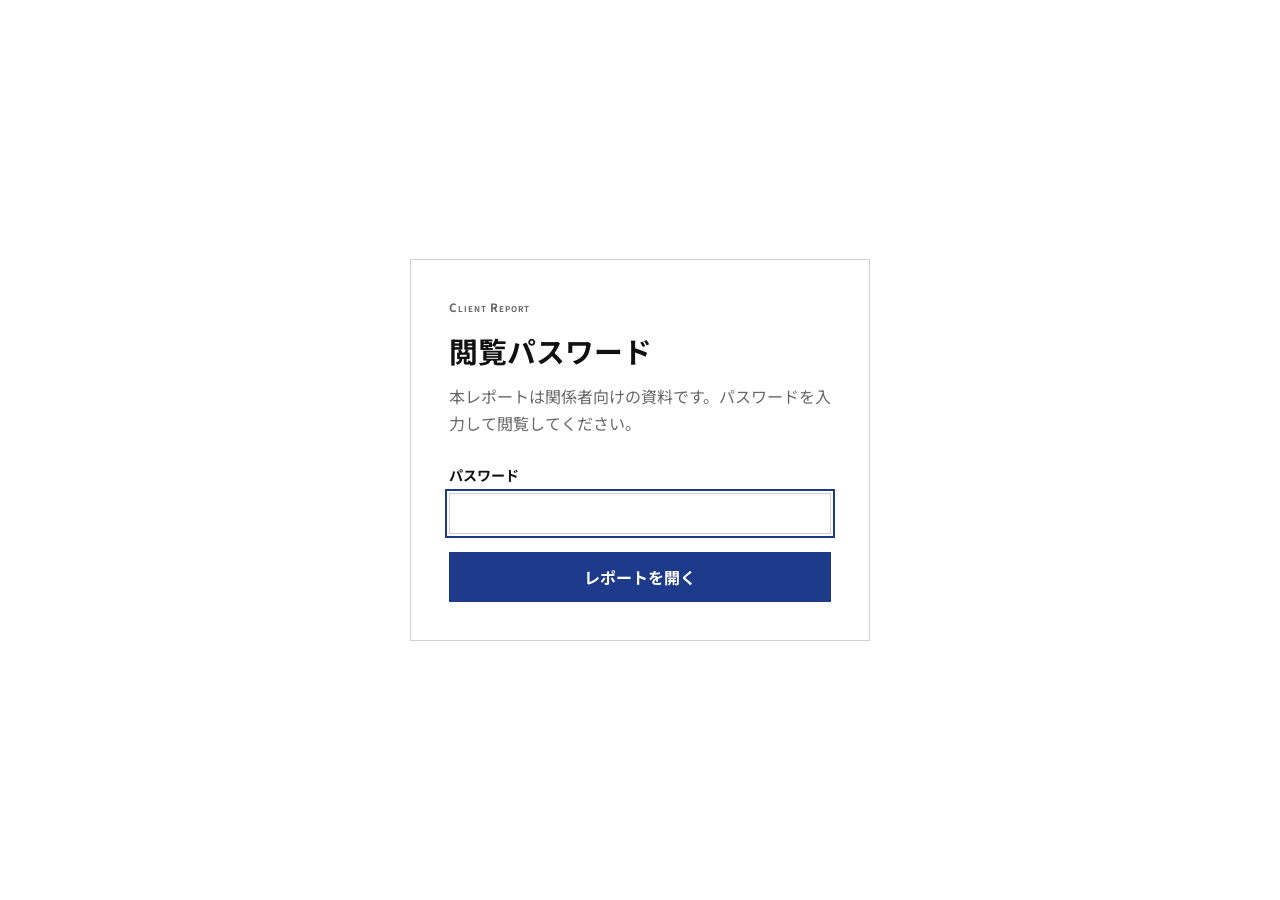
<file: index.html>
<!doctype html>
<html lang="ja">
  <head>
    <meta charset="UTF-8" />
    <meta name="viewport" content="width=device-width, initial-scale=1.0" />
    <title>ザオウリカー SEO・AIO分析 / 競合分析レポート</title>
    <meta
      name="description"
      content="ザオウリカーのSEO内部施策と競合分析を、AIO視点まで含めて整理したクライアント向けスライドレポート。"
    />
    <link rel="preconnect" href="https://fonts.googleapis.com" />
    <link rel="preconnect" href="https://fonts.gstatic.com" crossorigin />
    <link
      href="https://fonts.googleapis.com/css2?family=Noto+Sans+JP:wght@400;500;700;800&display=swap"
      rel="stylesheet"
    />
    <link rel="stylesheet" href="./client-report.css" />
  </head>
  <body class="is-locked">
    <section class="access-gate" id="access-gate" aria-labelledby="access-gate-title">
      <form class="access-gate__panel" id="access-gate-form">
        <p class="eyebrow">Client Report</p>
        <h1 id="access-gate-title">閲覧パスワード</h1>
        <p>本レポートは関係者向けの資料です。パスワードを入力して閲覧してください。</p>
        <label for="access-password">パスワード</label>
        <input id="access-password" name="password" type="password" autocomplete="current-password" required autofocus />
        <p class="access-gate__error" id="access-gate-error" role="alert" hidden>パスワードが正しくありません。</p>
        <button type="submit">レポートを開く</button>
      </form>
    </section>
    <div class="app-shell">
      <aside class="rail" aria-label="スライド一覧">
        <div class="rail__inner">
          <p class="rail__eyebrow">SEO / AIO / Competitive Analysis</p>
          <h1 class="rail__title">ザオウリカー<br />SEO・AIO / 競合分析</h1>
          <p class="rail__subtitle">検索流入を「専門性」と「買取実績」の資産に変える再構築提案</p>

          <nav class="toc">
            <a class="toc__link" href="#slide-1">1 表紙</a>
            <a class="toc__link" href="#slide-contents">2 目次</a>
            <a class="toc__link" href="#slide-summary">3 エグゼクティブサマリー</a>
            <a class="toc__link" href="#slide-2">4 エグゼクティブサマリー</a>
            <a class="toc__link" href="#slide-self-analysis">5 自社分析</a>
            <a class="toc__link" href="#slide-3">6 自社分析の区分</a>
            <a class="toc__link" href="#slide-4">7 自社の現状整理</a>
            <a class="toc__link" href="#slide-5">8 GA4分析（流入・CV）</a>
            <a class="toc__link" href="#slide-6">9 Search Console分析</a>
            <a class="toc__link" href="#slide-7">10 Googleビジネスプロフィール分析（GBP）</a>
            <a class="toc__link" href="#slide-8">11 Webサイト分析</a>
            <a class="toc__link" href="#slide-9">12 自社の課題</a>
            <a class="toc__link" href="#slide-competitor-analysis">13 競合分析</a>
            <a class="toc__link" href="#slide-10">14 競合比較の見取り図</a>
            <a class="toc__link" href="#slide-seo-score">15 SEO内部施策 総合評価</a>
            <a class="toc__link" href="#slide-aio-score">16 AIO引用可能性 総合評価</a>
            <a class="toc__link" href="#slide-aio-item-score">17 AIO評価項目別スコア</a>
            <a class="toc__link" href="#slide-11">18 競合サイトのSEO構造</a>
            <a class="toc__link" href="#slide-12">19 お酒買取ページ比較</a>
            <a class="toc__link" href="#slide-category-seo-gap">20 カテゴリページのSEOギャップ</a>
            <a class="toc__link" href="#slide-brand-seo-gap">21 銘柄SEOのギャップ</a>
            <a class="toc__link" href="#slide-13">22 ブランド・銘柄比較</a>
            <a class="toc__link" href="#slide-14">23 価格・相場比較</a>
            <a class="toc__link" href="#slide-15">24 買取実績比較</a>
            <a class="toc__link" href="#slide-16">25 FAQ・コラム比較</a>
            <a class="toc__link" href="#slide-action-plan">26 対策プランのご提案</a>
            <a class="toc__link" href="#slide-seo-aio-strategy-map">27 SEO・AIO戦略マップ</a>
            <a class="toc__link" href="#slide-evidence-plan">28〜33 対策詳細</a>
            <a class="toc__link" href="#slide-keyword-strategy">34〜36 キーワード・記事・ブランド設計</a>
            <a class="toc__link" href="#slide-17">37 推奨サイト構造</a>
            <a class="toc__link" href="#slide-18">38 ロードマップ</a>
            <a class="toc__link" href="#slide-19">39 ページ制作数目安</a>
            <a class="toc__link" href="#slide-20">40 施策優先順位</a>
            <a class="toc__link" href="#slide-21">41 SEOからAIOへ</a>
            <a class="toc__link" href="#slide-22">42 まとめ</a>
          </nav>
        </div>
      </aside>

      <div class="workspace">
        <header class="topbar">
          <div>
            <p class="topbar__eyebrow">SLIDE REPORT</p>
            <p class="topbar__title">ザオウリカー SEO・AIO分析 / 競合分析レポート</p>
          </div>
          <div class="topbar__actions">
            <p class="topbar__counter" id="slide-counter">1 / 42</p>
            <button class="action-button" type="button" data-action="print">印刷 / PDF</button>
          </div>
        </header>

        <nav class="slide-navigation" aria-label="スライド操作">
          <button class="slide-navigation__button" type="button" data-action="previous">前へ</button>
          <button class="slide-navigation__button slide-navigation__button--next" type="button" data-action="next">次へ</button>
        </nav>

        <main class="deck" id="deck">
          <section class="slide slide--cover" id="slide-1" data-title="表紙">
            <div class="slide__frame">
              <div class="slide__tag">AUG 2026</div>
              <div class="cover-simple">
                <p class="lead">株式会社蔵王御中</p>
                <h2 class="title title--hero">SEO・AIO分析 / 競合分析レポート</h2>
                <p class="lead">ザオウリカー｜theou-liquor.com</p>
                <p class="lead">比較対象: ファイブニーズ / JOYLAB / 大黒屋</p>
                <p class="lead">調査: 2026年8月</p>
              </div>
              <div class="slide__number">1</div>
            </div>
          </section>

          <section class="slide" id="slide-contents" data-title="目次">
            <div class="slide__frame">
              <div class="side-pill">Contents</div>
              <div class="slide__main">
                <div class="slide__header">
                  <p class="eyebrow">Contents</p>
                  <h2 class="title">本資料の<span class="accent">構成</span></h2>
                </div>
                <div class="toc-slide-grid">
                  <article class="toc-slide-card">
                    <span>01</span>
                    <h3>エグゼクティブサマリー</h3>
                    <p>全体の結論と、取り組むべき方向性を先に整理する。</p>
                  </article>
                  <article class="toc-slide-card">
                    <span>02</span>
                    <h3>自社分析</h3>
                    <p>GA4・Search Console・GBP・Webサイトから現状を把握する。</p>
                  </article>
                  <article class="toc-slide-card">
                    <span>03</span>
                    <h3>競合分析</h3>
                    <p>SEO・AIO・CV導線の観点から競合との差を確認する。</p>
                  </article>
                  <article class="toc-slide-card">
                    <span>04</span>
                    <h3>対策プランの提案</h3>
                    <p>優先施策、ページ設計、実行順序を提案する。</p>
                  </article>
                </div>
              </div>
              <div class="slide__number">2</div>
            </div>
          </section>

          <section class="slide" id="slide-summary" data-title="エグゼクティブサマリー">
            <div class="slide__frame">
              <div class="chapter-intro">
                <p class="chapter-intro__meta">Chapter 01</p>
                <h2 class="chapter-intro__title">エグゼクティブサマリー</h2>
                <p class="chapter-intro__lead">分析から見えた全体結論と、優先して取り組むべき方向性を整理する。</p>
              </div>
              <div class="slide__number">3</div>
            </div>
          </section>

          <section class="slide" id="slide-2" data-title="エグゼクティブサマリー">
            <div class="slide__frame">
              <div class="side-pill">Summary</div>
              <div class="slide__main">
                <div class="slide__header">
                  <p class="eyebrow">Executive Summary</p>
                  <h2 class="title">結論: <span class="accent">WEBから個人・法人の新規買取需要を獲得</span>できる見込みはあります</h2>
                </div>

                <div class="split-panel">
                  <article class="split-panel__pane split-panel__pane--accent">
                    <h3>01 | 事業の方向性</h3>
                    <p>法人・店舗の買取を事業の中心に置きながら、競合に流れている個人・その他の買取案件の獲得も強化していく方針です。</p>
                  </article>
                  <article class="split-panel__pane">
                    <h3>02 | 現状の捉え方</h3>
                    <p>自然検索やGBPの行動には、既存取引先や営業商談前の信頼確認が含まれる可能性があります。流入量だけで新規案件の獲得力を判断せず、案件種別まで計測する必要があります。</p>
                  </article>
                </div>

                <div class="split-panel split-panel--short">
                  <article class="split-panel__pane">
                    <h3>03 | 獲得機会</h3>
                    <p>「響30年 買取」「山崎55年 買取」などの高額銘柄関連は既に検索表示されています。参考価格、査定根拠、実績を整えることで、新規ユーザーの買取需要を獲得できる可能性があります。</p>
                  </article>
                  <article class="split-panel__pane split-panel__pane--accent">
                    <h3>04 | 進める施策</h3>
                    <p>古酒・レア酒の専門性を強みに、検索意図ごとの受け皿ページ、一次情報、査定導線を整備します。SEO・AIO・営業の各接点をつなぎ、相談から商談化までを一貫して支えます。</p>
                  </article>
                </div>
              </div>
              <div class="slide__number">2</div>
            </div>
          </section>

          <section class="slide" id="slide-self-analysis" data-title="自社分析">
            <div class="slide__frame">
              <div class="chapter-intro">
                <p class="chapter-intro__meta">Chapter 02</p>
                <h2 class="chapter-intro__title">自社分析</h2>
                <p class="chapter-intro__lead">流入・検索・ローカル接点・Webサイトの4つの観点から、現在の強みと課題を確認する。</p>
              </div>
              <div class="slide__number">5</div>
            </div>
          </section>

          <section class="slide" id="slide-3" data-title="自社分析の区分">
            <div class="slide__frame">
              <div class="side-pill">Overview</div>
              <div class="slide__main">
                <div class="slide__header">
                  <p class="eyebrow">Self Analysis Framework</p>
                  <h2 class="title">自社分析：<span class="accent">GA4・GBP・Search Consoleほか</span></h2>
                </div>

                <div class="comparison-table">
                  <div class="comparison-row comparison-row--head">
                    <span>自社分析の区分</span>
                    <span>何を確認するか</span>
                    <span>何が分かるか</span>
                    <span>今回の分析への反映</span>
                  </div>
                  <div class="comparison-row">
                    <span>GA4分析</span>
                    <span>流入経路 / 行動 / CV</span>
                    <span>営業経由を含め、どの接点が商談につながるか</span>
                    <span>流入比率・商談化・計測設計</span>
                  </div>
                  <div class="comparison-row">
                    <span>Googleビジネスプロフィール分析（GBP）</span>
                    <span>通話 / ルート / サイトクリック</span>
                    <span>営業・来店前の信頼確認を含む地域接点</span>
                    <span>店舗接点から法人相談・査定への導線</span>
                  </div>
                  <div class="comparison-row">
                    <span>Search Console分析</span>
                    <span>クエリ / 表示回数 / 順位</span>
                    <span>狙うべき検索意図と順位ギャップ</span>
                    <span>高額銘柄・買取系の優先テーマ</span>
                  </div>
                  <div class="comparison-row">
                    <span>WEBサイト内部構造</span>
                    <span>実績 / 専門性 / 内部リンク</span>
                    <span>競合に対して勝てる一次情報</span>
                    <span>強みと構造上の課題</span>
                  </div>
                </div>

              </div>
              <div class="slide__number">3</div>
            </div>
          </section>

          <section class="slide" id="slide-4" data-title="自社の現状整理">
            <div class="slide__frame">
              <div class="side-pill">Current</div>
              <div class="slide__main">
                <div class="slide__header">
                  <p class="eyebrow">Current State</p>
                  <h2 class="title">法人・店舗を主軸に、<span class="accent">Webから個人の買取需要</span>を獲得する</h2>
                </div>

                <div class="score-grid">
                  <article class="score-card">
                    <span>事業の前提</span>
                    <strong>法人・店舗が主軸</strong>
                    <p>営業経由の法人・店舗案件を中心に、酒類の買取事業を展開している。</p>
                  </article>
                  <article class="score-card">
                    <span>現在の課題</span>
                    <strong>個人買取需要の流出</strong>
                    <p>個人が酒の買取を検討する際、買取の専門性や対応範囲がWeb上で十分に伝わらず、比較検討時に競合へ流れている。</p>
                  </article>
                  <article class="score-card">
                    <span>今後の方向性</span>
                    <strong>Webからの新規獲得を強化</strong>
                    <p>個人の買取検討者に、専門性・買取実績・査定の安心感が伝わる情報と導線を整える。</p>
                  </article>
                  <article class="score-card">
                    <span>強化すべき案件</span>
                    <strong>高額・大ロット買取</strong>
                    <p>高級ワイン、ワインセラー、法人在庫、店舗整理など、高い商談価値を持つ案件を優先する。</p>
                  </article>
                </div>

                <p class="callout">
                  ヒアリングにて、`法人・店舗の買取事業を維持しつつ、競合に流れている個人・その他の買取案件を獲得したい` という意向を確認した。
                </p>
              </div>
              <div class="slide__number">4</div>
            </div>
          </section>

          <section class="slide" id="slide-5" data-title="GA4分析">
            <div class="slide__frame">
              <div class="side-pill">GA4</div>
              <div class="slide__main">
                <div class="slide__header">
                  <p class="eyebrow">Traffic & Conversion</p>
                  <h2 class="title">自然検索が<span class="accent">50%以上</span>ではあるが、既存の取引先需要の可能性が高い</h2>
                  <p class="analysis-period">集計期間: 2026年1月1日〜7月14日</p>
                </div>

                <div class="score-grid">
                  <article class="score-card">
                    <span>自然検索</span>
                    <strong>8,136</strong>
                    <p>全15,041セッションの54.1%。BtoB営業の事前調査を含む最大接点。</p>
                  </article>
                  <article class="score-card">
                    <span>自然検索の質</span>
                    <strong>55.1%</strong>
                    <p>エンゲージメント率。商談化との因果は現状の計測だけでは判定しない。</p>
                  </article>
                  <article class="score-card">
                    <span>フォーム関連イベント</span>
                    <strong>2,283</strong>
                    <p>567ユーザーが発火。実問い合わせ完了とは別イベントとして扱う。</p>
                  </article>
                  <article class="score-card">
                    <span>実CV（Excel集計）</span>
                    <strong>8</strong>
                    <p>問い合わせ完了5件、買取査定依頼完了3件。2026年1〜6月。</p>
                  </article>
                </div>

                <div class="split-panel">
                  <article class="split-panel__pane split-panel__pane--accent">
                    <h3>流入コンテンツの示唆</h3>
                    <p>トップページに加え、「山崎55年」「ヴィンテージマッカラン」など高額・希少ボトルの記事が流入を担う。営業先・法人担当者が専門性を確認する入口としても機能し得る。</p>
                  </article>
                  <article class="split-panel__pane">
                    <h3>次に整えるべきこと</h3>
                    <p>`form_submit` と実問い合わせ完了を分け、電話・LINE・フォーム完了を共通のCV一覧で月次集計する。加えて「法人 / 個人」「営業起点 / 検索起点」「大ロット / 通常」を営業側で記録する。</p>
                  </article>
                </div>

                <p class="callout">So What: KPIは問い合わせ件数だけではなく、`法人・大ロット・高額案件の商談数 / 成約額` で置く。営業起点の案件もCRMで記録し、自然検索を過小・過大評価しない。<br />出典: GA4（2026年1月1日〜7月14日）、ザオウリカー買取アナリティクス（2026年1〜6月）、打ち合わせ議事録</p>
              </div>
              <div class="slide__number">5</div>
            </div>
          </section>

          <section class="slide" id="slide-6" data-title="Search Console分析（上位順位・検索意図）">
            <div class="slide__frame">
              <div class="side-pill">GSC</div>
              <div class="slide__main">
                <div class="slide__header">
                  <p class="eyebrow">Search Ranking & Intent</p>
                  <h2 class="title">新規の<span class="accent">買取需要を獲得できる可能性</span>は十分に見込める</h2>
                  <p class="analysis-period">集計期間: 2025年1月1日〜2026年7月31日</p>
                </div>

                <div class="score-grid">
                  <article class="score-card">
                    <span>指名検索: 蔵王リカー</span>
                    <strong>5.7位</strong>
                    <p>表示1,339回、クリック58回。認知検索では1ページ目を維持している。</p>
                  </article>
                  <article class="score-card">
                    <span>情報系: 森伊蔵 飲み方群</span>
                    <strong>4〜5位</strong>
                    <p>平均4〜5位台。専門知識のコンテンツは検索上位を作れる状態にある。</p>
                  </article>
                  <article class="score-card">
                    <span>買取系: 蔵王 お酒買取</span>
                    <strong>3.2位</strong>
                    <p>表示195回、クリック26回、CTR13.3%。指名を含む買取意図は強い。</p>
                  </article>
                  <article class="score-card">
                    <span>高額買取: 響30年 買取群</span>
                    <strong>16〜24位</strong>
                    <p>表記ゆれを含む表示3,334回。高額案件の商談機会を取り切れていない。</p>
                  </article>
                </div>

                <div class="split-panel">
                  <article class="split-panel__pane split-panel__pane--accent">
                    <h3>分析からの示唆</h3>
                    <p>指名・情報系・指名を含む買取系では上位を取れている。一方で「響30年 買取」「山崎55年 買取」など銘柄名の買取検索でも表示されており、蔵王リカーを認知していないユーザーへの新規接点はある。順位とCTRを改善できれば、新規案件の獲得余地が大きい。</p>
                    <p>銘柄名・買取意図の検索において表示機会が確認できており、対策を強化することで、新規ユーザーの買取需要を獲得できる可能性は十分に見込める。</p>
                  </article>
                </div>
              </div>
              <div class="slide__number">6</div>
            </div>
          </section>

          <section class="slide" id="slide-7" data-title="Googleビジネスプロフィール分析（GBP）">
            <div class="slide__frame">
              <div class="side-pill">GBP</div>
              <div class="slide__main">
                <div class="slide__header">
                  <p class="eyebrow">Local Search & Actions</p>
                  <h2 class="title">GBPデータでは、<span class="accent">来店・購入目的</span>のユーザー行動が中心</h2>
                  <p class="analysis-period">集計期間: 2026年2月〜7月</p>
                </div>

                <div class="score-grid">
                  <article class="score-card">
                    <span>プロフィール行動</span>
                    <strong>1,380</strong>
                    <p>通話・ルート・サイトクリックの合計。個人・法人・営業起点は未分離。</p>
                  </article>
                  <article class="score-card">
                    <span>ルート検索</span>
                    <strong>812</strong>
                    <p>全行動の58.8%。持ち込み、営業訪問、仕入れ相談前の確認を含み得る。</p>
                  </article>
                  <article class="score-card">
                    <span>サイトクリック</span>
                    <strong>491</strong>
                    <p>プロフィールからサイトへ遷移した数。フォーム・LINEへの導線改善余地がある。</p>
                  </article>
                  <article class="score-card">
                    <span>通話</span>
                    <strong>77</strong>
                    <p>月別では3月を頂点に減少。営業日・掲載内容・計測期間を確認する。</p>
                  </article>
                </div>

                <div class="split-panel">
                  <article class="split-panel__pane split-panel__pane--accent">
                    <h3>分析からの示唆</h3>
                    <p>行動の中心は「ルート検索」であり、来店・購入検討におけるローカル接点としてGBPは機能している。</p>
                  </article>
                  <article class="split-panel__pane">
                    <h3>GBPで明示すべき差別化</h3>
                    <p>大阪での店頭買取、専門査定、持ち込み可否をプロフィール・投稿・写真で明示する。店舗で買い取れることを伝え、競合と差が出る来店買取の強みを可視化する。</p>
                  </article>
                </div>

              </div>
              <div class="slide__number">7</div>
            </div>
          </section>

          <section class="slide" id="slide-8" data-title="Webサイト分析">
            <div class="slide__frame">
              <div class="side-pill">Website</div>
              <div class="slide__main">
                <div class="slide__header">
                  <p class="eyebrow">Website Analysis</p>
                  <h2 class="title">査定導線への関心はある一方、<span class="accent">高額・法人案件の受け皿</span>が不足している</h2>
                </div>

                <div class="theme-grid">
                  <article class="theme-card">
                    <h3>LINE査定の流れ</h3>
                    <p>ページ別閲覧で2位。査定方法そのものへの関心を捉えられている。</p>
                  </article>
                  <article class="theme-card">
                    <h3>買取査定</h3>
                    <p>ページ別閲覧で3位。買取を検討するユーザーの受け皿として機能している。</p>
                  </article>
                  <article class="theme-card">
                    <h3>ワインセラー・空き瓶</h3>
                    <p>関連ページに75閲覧があり、高額・一括整理ニーズの入口になり得る。</p>
                  </article>
                  <article class="theme-card">
                    <h3>法人・大ロットの受け皿</h3>
                    <p>上位ページに明確な専用ページが確認できず、案件が発生しても受け止めにくい。</p>
                  </article>
                </div>

                <p class="callout">
                  現状サイトは、`LINE査定・買取査定` の基本導線には需要がある。一方で、高級ワイン・ワインセラー・法人在庫など、単価の高い買取目的に合わせた専用ページと訴求を強化する余地が大きい。
                </p>
              </div>
              <div class="slide__number">8</div>
            </div>
          </section>

          <section class="slide" id="slide-9" data-title="自社の課題">
            <div class="slide__frame">
              <div class="side-pill">Gap</div>
              <div class="slide__main">
                <div class="slide__header">
                  <p class="eyebrow">Current Issues</p>
                  <h2 class="title">課題は<span class="accent">情報不足</span>より<span class="accent">情報配置</span></h2>
                </div>

                <div class="split-panel">
                  <article class="split-panel__pane split-panel__pane--accent">
                    <h3>構造の課題</h3>
                    <p>お酒買取 → 酒種 → 買取実績 へ飛びやすく、`ブランド` `銘柄` `相場` `FAQ` の中間ニーズを受け止めにくい。</p>
                  </article>
                  <article class="split-panel__pane">
                    <h3>運用の課題</h3>
                    <p>既存の実績や専門知識が点在し、`比較・納得・問い合わせ` までを一連の導線として見せ切れていない。</p>
                  </article>
                </div>

                <div class="flow">
                  <article class="flow-step"><h3>不足1</h3><p>銘柄入口</p></article>
                  <article class="flow-step flow-step--accent"><h3>不足2</h3><p>価格・相場での比較</p></article>
                  <article class="flow-step"><h3>不足3</h3><p>FAQでの不安解消</p></article>
                </div>
              </div>
              <div class="slide__number">9</div>
            </div>
          </section>

          <section class="slide" id="slide-competitor-analysis" data-title="競合分析">
            <div class="slide__frame">
              <div class="chapter-intro">
                <p class="chapter-intro__meta">Chapter 03</p>
                <h2 class="chapter-intro__title">競合分析</h2>
                <p class="chapter-intro__lead">検索構造、AIに引用される情報、査定への導線を比較し、ザオウリカーが取るべきポジションを定める。</p>
              </div>
              <div class="slide__number">13</div>
            </div>
          </section>

          <section class="slide" id="slide-10" data-title="競合比較の見取り図">
            <div class="slide__frame">
              <div class="side-pill">Compare</div>
              <div class="slide__main">
                <div class="slide__header">
                  <p class="eyebrow">SEO & AIO Benchmark</p>
                  <h2 class="title">競合は<span class="accent">検索意図別のページ設計</span>で新規需要を取り込んでいる</h2>
                </div>

                <div class="comparison-table">
                  <div class="comparison-row comparison-row--head">
                    <span>比較論点</span>
                    <span>競合の勝ち方</span>
                    <span>ザオウリカーの現状</span>
                    <span>ザオウへの示唆</span>
                  </div>
                  <div class="comparison-row">
                    <span>検索入口</span>
                    <span>酒種からブランド・銘柄まで独立ページで受ける</span>
                    <span>酒種と実績が中心で、中間の検索意図が薄い</span>
                    <span>高額銘柄・ワインの入口を優先して増やす</span>
                  </div>
                  <div class="comparison-row">
                    <span>価格・相場</span>
                    <span>銘柄別価格、相場、更新日を比較材料として提示</span>
                    <span>実査定データはあるが、比較できる形に整理し切れていない</span>
                    <span>査定実績を価格・相場コンテンツへ再編集する</span>
                  </div>
                  <div class="comparison-row">
                    <span>実績・FAQ</span>
                    <span>実績、条件、FAQを同一テーマ内で見せて不安を解消</span>
                    <span>専門性の素材はあるが、回答根拠として点在</span>
                    <span>銘柄・状態別の実績とFAQを1ページに集約する</span>
                  </div>
                  <div class="comparison-row">
                    <span>AIOの回答根拠</span>
                    <span>価格、実績、FAQ、専門家情報をAIが使いやすい形で蓄積</span>
                    <span>古酒・レア酒の独自性を十分に構造化できていない</span>
                    <span>一次情報を表・Q&A・構造化データへ変換する</span>
                  </div>
                </div>

                <p class="callout">
                  競合との差は、専門性の有無ではなく、`ユーザーが検索した言葉に対して、価格・実績・不安解消までを一つのテーマで回答できるか` にある。
                </p>
              </div>
              <div class="slide__number">10</div>
            </div>
          </section>

          <section class="slide" id="slide-seo-score" data-title="SEO内部施策 総合評価">
            <div class="slide__frame">
              <div class="side-pill">SEO Score</div>
              <div class="slide__main">
                <div class="slide__header">
                  <p class="eyebrow">Overall SEO Assessment</p>
                  <h2 class="title">SEO内部施策の総合評価では、<span class="accent">ページ構造と網羅性</span>に差がある</h2>
                  <p class="analysis-period">公開ページをベースにした相対評価</p>
                </div>
                <div class="score-bar-chart" aria-label="SEO内部施策の総合評価">
                  <article class="score-bar"><div class="score-bar__header"><span>ザオウリカー</span><strong>68</strong></div><div class="score-bar__track"><span style="width: 68%"></span></div><p>専門性はあるが、検索意図別の受け皿に改善余地。</p></article>
                  <article class="score-bar"><div class="score-bar__header"><span>ファイブニーズ</span><strong>87</strong></div><div class="score-bar__track"><span style="width: 87%"></span></div><p>価格・実績・関連テーマを広く展開。</p></article>
                  <article class="score-bar"><div class="score-bar__header"><span>JOYLAB</span><strong>92</strong></div><div class="score-bar__track"><span style="width: 92%"></span></div><p>カテゴリ、価格、実績、FAQの粒度が揃う。</p></article>
                  <article class="score-bar"><div class="score-bar__header"><span>大黒屋</span><strong>95</strong></div><div class="score-bar__track"><span style="width: 95%"></span></div><p>銘柄・価格・実績を大規模に更新。</p></article>
                </div>
                <p class="callout">SEOでは「専門性」だけでなく、`検索意図ごとのページ構造・網羅性・価格情報の出し方`で競合との差が出ている。</p>
              </div>
              <div class="slide__number">15</div>
            </div>
          </section>

          <section class="slide" id="slide-aio-score" data-title="AIO引用可能性 総合評価">
            <div class="slide__frame">
              <div class="side-pill">AIO Score</div>
              <div class="slide__main">
                <div class="slide__header">
                  <p class="eyebrow">AIO Citation Readiness</p>
                  <h2 class="title">AIに<span class="accent">回答根拠として使われやすい情報構造</span>にも差がある</h2>
                  <p class="analysis-period">公開ページをベースにした相対評価</p>
                </div>
                <div class="score-bar-chart" aria-label="AIO引用可能性の総合評価">
                  <article class="score-bar"><div class="score-bar__header"><span>ザオウリカー</span><strong>65</strong></div><div class="score-bar__track"><span style="width: 65%"></span></div><p>独自資産は強いが、回答・価格・FAQとして点在。</p></article>
                  <article class="score-bar"><div class="score-bar__header"><span>ファイブニーズ</span><strong>80</strong></div><div class="score-bar__track"><span style="width: 80%"></span></div><p>高価買取の根拠と実績を回答材料として提示。</p></article>
                  <article class="score-bar"><div class="score-bar__header"><span>JOYLAB</span><strong>84</strong></div><div class="score-bar__track"><span style="width: 84%"></span></div><p>カテゴリ・価格・FAQが比較検討を支える。</p></article>
                  <article class="score-bar"><div class="score-bar__header"><span>大黒屋</span><strong>88</strong></div><div class="score-bar__track"><span style="width: 88%"></span></div><p>価格DBとブランド信頼が回答根拠になる。</p></article>
                </div>
                <p class="callout">改善余地: `質問形式の回答・価格表・査定根拠・専門家プロフィール・第三者言及`を整え、古酒・レア酒の独自性をAIが引用しやすい情報へ変える。</p>
              </div>
              <div class="slide__number">16</div>
            </div>
          </section>

          <section class="slide" id="slide-aio-item-score" data-title="AIO評価項目別スコア">
            <div class="slide__frame">
              <div class="side-pill">AIO Detail</div>
              <div class="slide__main">
                <div class="slide__header">
                  <p class="eyebrow">AIO Score Breakdown</p>
                  <h2 class="title">ザオウリカーは<span class="accent">独自性が強い一方</span>、回答形式と価格情報に改善余地</h2>
                  <p class="analysis-period">公開ページをベースにした相対評価</p>
                </div>
                <div class="comparison-table">
                  <div class="comparison-row comparison-row--head">
                    <span>評価項目</span><span>ザオウ</span><span>ファイブニーズ</span><span>JOYLAB</span><span>大黒屋</span>
                  </div>
                  <div class="comparison-row"><span>回答可能性</span><span>65</span><span>80</span><span>85</span><span>90</span></div>
                  <div class="comparison-row"><span>価格・相場情報</span><span>50</span><span>85</span><span>88</span><span>95</span></div>
                  <div class="comparison-row"><span>買取実績の根拠性</span><span>75</span><span>88</span><span>90</span><span>95</span></div>
                  <div class="comparison-row"><span>専門性・独自性</span><span>90</span><span>82</span><span>84</span><span>80</span></div>
                  <div class="comparison-row"><span>FAQ・構造化</span><span>60</span><span>78</span><span>82</span><span>88</span></div>
                  <div class="comparison-row"><span>第三者言及・知名度</span><span>55</span><span>78</span><span>80</span><span>90</span></div>
                </div>
                <p class="callout">ポイント: ザオウリカーは独自性が高い。AIOでは、その専門性を`Q&A・価格表・買取実績データ`としてAIが読み取りやすい形に変換する必要がある。</p>
              </div>
              <div class="slide__number">17</div>
            </div>
          </section>

          <section class="slide" id="slide-11" data-title="競合サイトのSEO構造">
            <div class="slide__frame">
              <div class="side-pill">Structure</div>
              <div class="slide__main">
                <div class="slide__header">
                  <p class="eyebrow">SEO Structure</p>
                  <h2 class="title">競合は<span class="accent">検索意図ごとの受け皿</span>を細かく持っている</h2>
                </div>

                <div class="split-panel">
                  <article class="split-panel__pane split-panel__pane--accent">
                    <h3>ザオウリカー｜現状</h3>
                    <div class="flow">
                      <article class="flow-step"><h3>お酒買取</h3></article>
                      <article class="flow-step"><h3>酒種</h3></article>
                      <article class="flow-step"><h3>買取実績</h3></article>
                    </div>
                    <p>情報はあるが、銘柄・価格・状態別の検索入口が独立ページとして不足している。</p>
                  </article>
                  <article class="split-panel__pane">
                    <h3>競合｜典型構造</h3>
                    <div class="flow">
                      <article class="flow-step"><h3>酒種</h3></article>
                      <article class="flow-step"><h3>銘柄</h3></article>
                      <article class="flow-step"><h3>価格・相場</h3></article>
                    </div>
                    <div class="flow">
                      <article class="flow-step"><h3>買取実績</h3></article>
                      <article class="flow-step"><h3>FAQ</h3></article>
                      <article class="flow-step flow-step--accent"><h3>査定</h3></article>
                    </div>
                    <p>検索入口から価格・不安解消・査定までを同じテーマ内でつなげている。</p>
                  </article>
                </div>

                <p class="callout">分析からの示唆: 次に増やすべきは酒種ページではなく、`銘柄 → 価格・相場 → 実績 → FAQ` の中間層である。この階層が、SEOとAI回答の両方で引用される根拠になる。</p>
              </div>
              <div class="slide__number">11</div>
            </div>
          </section>

          <section class="slide" id="slide-12" data-title="お酒買取ページ比較">
            <div class="slide__frame">
              <div class="side-pill">Top Page</div>
              <div class="slide__main">
                <div class="slide__header">
                  <p class="eyebrow">Top Page Comparison</p>
                  <h2 class="title">最大の差は<span class="accent">価格・相場・銘柄</span>への入口設計にある</h2>
                </div>

                <div class="comparison-table">
                  <div class="comparison-row comparison-row--head">
                    <span>項目</span>
                    <span>ザオウ</span>
                    <span>ファイブニーズ</span>
                    <span>JOYLAB</span>
                    <span>大黒屋</span>
                  </div>
                  <div class="comparison-row">
                    <span>酒種カテゴリ</span>
                    <span>○</span>
                    <span>○</span>
                    <span>◎</span>
                    <span>◎</span>
                  </div>
                  <div class="comparison-row">
                    <span>買取価格・相場</span>
                    <span>△</span>
                    <span>◎</span>
                    <span>◎</span>
                    <span>◎</span>
                  </div>
                  <div class="comparison-row">
                    <span>買取実績</span>
                    <span>○</span>
                    <span>◎</span>
                    <span>◎</span>
                    <span>◎</span>
                  </div>
                  <div class="comparison-row">
                    <span>銘柄導線・FAQ</span>
                    <span>△</span>
                    <span>◎</span>
                    <span>◎</span>
                    <span>◎</span>
                  </div>
                </div>

                <p class="callout">
                  分析からの示唆: ザオウは酒種そのものは揃っている。次に必要なのは、`酒種の追加`より`価格・相場・銘柄への入口`を明確にすることだ。
                </p>
              </div>
              <div class="slide__number">12</div>
            </div>
          </section>

          <section class="slide" id="slide-category-seo-gap" data-title="カテゴリページのSEOギャップ">
            <div class="slide__frame">
              <div class="side-pill">Category SEO</div>
              <div class="slide__main">
                <div class="slide__header">
                  <p class="eyebrow">Category Page Gap</p>
                  <h2 class="title"><span class="accent">酒種8分類</span>から、検索テーマ単位の受け皿へ</h2>
                </div>
                <div class="split-panel">
                  <article class="split-panel__pane split-panel__pane--accent">
                    <h3>ザオウリカー｜現状</h3>
                    <div class="flow">
                      <article class="flow-step"><h3>ウイスキー</h3></article>
                      <article class="flow-step"><h3>ワイン</h3></article>
                      <article class="flow-step"><h3>日本酒ほか</h3></article>
                    </div>
                    <p>ウイスキー、ワイン、ブランデー、日本酒、焼酎、スピリッツ、リキュール、その他の酒種で整理されている。</p>
                  </article>
                  <article class="split-panel__pane">
                    <h3>競合の考え方</h3>
                    <div class="flow">
                      <article class="flow-step"><h3>酒種</h3></article>
                      <article class="flow-step"><h3>種類</h3></article>
                      <article class="flow-step"><h3>ブランド</h3></article>
                    </div>
                    <div class="flow"><article class="flow-step flow-step--accent"><h3>銘柄</h3><p>例: 山崎12年</p></article></div>
                    <p>カテゴリ下で、銘柄・状態・価格に関する個別の検索意図を受け止める。</p>
                  </article>
                </div>
                <p class="callout">AIOの示唆: 「古い山崎は売れるか」「箱なしでも買取可能か」といった質問に、カテゴリページとその下層ページで直接答えられる構成へ変える。</p>
              </div>
              <div class="slide__number">20</div>
            </div>
          </section>

          <section class="slide" id="slide-brand-seo-gap" data-title="銘柄SEOのギャップ">
            <div class="slide__frame">
              <div class="side-pill">Brand SEO</div>
              <div class="slide__main">
                <div class="slide__header">
                  <p class="eyebrow">Brand Page Gap</p>
                  <h2 class="title">「<span class="accent">銘柄名 + 買取</span>」を受け止める専用ページが必要</h2>
                </div>
                <div class="split-panel">
                  <article class="split-panel__pane">
                    <h3>検索ユーザーの質問</h3>
                    <ul class="mini-list">
                      <li>山崎 買取 / 山崎12年 買取</li>
                      <li>古い山崎 買取 / 箱なし 山崎 買取</li>
                      <li>マッカラン 買取 / 響 買取相場</li>
                    </ul>
                  </article>
                  <article class="split-panel__pane split-panel__pane--accent">
                    <h3>推奨: 銘柄ページの標準構成</h3>
                    <ul class="mini-list">
                      <li>対象年数・種類別の買取価格・相場</li>
                      <li>実際の買取実績と高く売れる条件</li>
                      <li>箱なし・旧ボトル・状態別のFAQ</li>
                      <li>LINE査定への導線</li>
                    </ul>
                  </article>
                </div>
                <p class="callout">「検索入口」と「回答根拠」を同じページで接続する。優先度は、Search Consoleで表示機会がある`山崎` `響`に加え、高額ワイン銘柄へ展開する。</p>
              </div>
              <div class="slide__number">21</div>
            </div>
          </section>

          <section class="slide" id="slide-13" data-title="ブランド・銘柄比較">
            <div class="slide__frame">
              <div class="side-pill">Brand SEO</div>
              <div class="slide__main">
                <div class="slide__header">
                  <p class="eyebrow">Brand Keyword</p>
                  <h2 class="title">ブランド・銘柄は<span class="accent">指名検索の主戦場</span></h2>
                </div>

                <div class="comparison-table">
                  <div class="comparison-row comparison-row--head">
                    <span>会社</span>
                    <span>現状</span>
                    <span>強み</span>
                    <span>分析</span>
                  </div>
                  <div class="comparison-row">
                    <span>ザオウ</span>
                    <span>重点銘柄の独立入口はまだ薄い</span>
                    <span>レア酒・古酒文脈には相性が良い</span>
                    <span>`山崎 買取` などの入口不足で機会損失が起きやすい</span>
                  </div>
                  <div class="comparison-row">
                    <span>ファイブニーズ</span>
                    <span>銘柄軸へ展開しやすい</span>
                    <span>主要ブランドを押さえやすい</span>
                    <span>広く取りにいく設計</span>
                  </div>
                  <div class="comparison-row">
                    <span>JOYLAB</span>
                    <span>銘柄まで深く落とし込む</span>
                    <span>カテゴリから銘柄への導線が自然</span>
                    <span>比較検討前後の両方を拾える</span>
                  </div>
                  <div class="comparison-row">
                    <span>大黒屋</span>
                    <span>山崎・響・白州・竹鶴・余市・マッカランなど幅広い</span>
                    <span>下位階層まで独立URL化</span>
                    <span>銘柄SEOの層の厚さが最大の差</span>
                  </div>
                </div>

                <p class="callout">
                  分析: 優先度Sは `山崎買取` `響買取` `マッカラン買取`。ここは競合比較でも差が見えやすく、作る効果が説明しやすい領域です。
                </p>
              </div>
              <div class="slide__number">13</div>
            </div>
          </section>

          <section class="slide" id="slide-14" data-title="価格・相場比較">
            <div class="slide__frame">
              <div class="side-pill">Price</div>
              <div class="slide__main">
                <div class="slide__header">
                  <p class="eyebrow">Price Content</p>
                  <h2 class="title">価格・相場は<span class="accent">比較検討の決定打</span>になる</h2>
                </div>

                <div class="comparison-table">
                  <div class="comparison-row comparison-row--head">
                    <span>会社</span>
                    <span>現状</span>
                    <span>強み</span>
                    <span>分析</span>
                  </div>
                  <div class="comparison-row">
                    <span>ザオウ</span>
                    <span>価格訴求は限定的</span>
                    <span>実査定データを根拠にしやすい</span>
                    <span>価格を見せ始めるだけでも競争力が上がる余地がある</span>
                  </div>
                  <div class="comparison-row">
                    <span>ファイブニーズ</span>
                    <span>価格情報を集客に使いやすい</span>
                    <span>広い検索需要を拾える</span>
                    <span>価格検索との相性が良い</span>
                  </div>
                  <div class="comparison-row">
                    <span>JOYLAB</span>
                    <span>価格とカテゴリを接続しやすい</span>
                    <span>比較導線を作りやすい</span>
                    <span>納得形成に強い</span>
                  </div>
                  <div class="comparison-row">
                    <span>大黒屋</span>
                    <span>日付・商品・価格付きで継続更新</span>
                    <span>価格DBとしての信頼が高い</span>
                    <span>単なるページ数ではなく更新密度が強み</span>
                  </div>
                </div>

                <p class="callout">
                  分析: ザオウは `価格表を作る` というより、`実際の査定データを価格・相場ページとして再編集する` ほうがブランドに合っています。
                </p>
              </div>
              <div class="slide__number">14</div>
            </div>
          </section>

          <section class="slide" id="slide-15" data-title="買取実績比較">
            <div class="slide__frame">
              <div class="side-pill">Evidence</div>
              <div class="slide__main">
                <div class="slide__header">
                  <p class="eyebrow">Proof Content</p>
                  <h2 class="title">買取実績は<span class="accent">ザオウが最も勝負しやすい資産</span></h2>
                </div>

                <div class="comparison-table">
                  <div class="comparison-row comparison-row--head">
                    <span>会社</span>
                    <span>現状</span>
                    <span>強み</span>
                    <span>分析</span>
                  </div>
                  <div class="comparison-row">
                    <span>ザオウ</span>
                    <span>実績素材は豊富</span>
                    <span>古酒・ヴィンテージ・レアボトルで<br />独自性が高い</span>
                    <span>ここをSEO入口と証拠に変えられると一気に強くなる</span>
                  </div>
                  <div class="comparison-row">
                    <span>ファイブニーズ</span>
                    <span>実績を集客導線に組み込みやすい</span>
                    <span>横展開との相性が良い</span>
                    <span>量で安心感を作るタイプ</span>
                  </div>
                  <div class="comparison-row">
                    <span>JOYLAB</span>
                    <span>カテゴリ整理と合わせやすい</span>
                    <span>ページ全体の説明力が高い</span>
                    <span>実績を比較文脈に自然接続できる</span>
                  </div>
                  <div class="comparison-row">
                    <span>大黒屋</span>
                    <span>日付・商品・価格付きで継続更新</span>
                    <span>証拠として分かりやすい</span>
                    <span>更新頻度と見せ方の運用力が強い</span>
                  </div>
                </div>

                <p class="callout">
                  分析: ザオウの差別化は `実績の量` だけでなく `実績の中身の専門性` にあります。構造さえ整えば、ここは競合に対して十分戦えます。
                </p>
              </div>
              <div class="slide__number">15</div>
            </div>
          </section>

          <section class="slide" id="slide-16" data-title="FAQ・コラム比較">
            <div class="slide__frame">
              <div class="side-pill">Position</div>
              <div class="slide__main">
                <div class="slide__header">
                  <p class="eyebrow">FAQ / Column</p>
                  <h2 class="title">FAQ・コラムは<span class="accent">不安解消とAI引用</span>の受け皿</h2>
                </div>

                <div class="comparison-table">
                  <div class="comparison-row comparison-row--head">
                    <span>会社</span>
                    <span>現状</span>
                    <span>強み</span>
                    <span>分析</span>
                  </div>
                  <div class="comparison-row">
                    <span>ザオウ</span>
                    <span>補足情報の層はまだ薄い</span>
                    <span>専門査定の文脈には深くできる余地がある</span>
                    <span>高額酒の不安解消FAQと相性が良い</span>
                  </div>
                  <div class="comparison-row">
                    <span>ファイブニーズ</span>
                    <span>ノウハウ展開しやすい</span>
                    <span>検索入口を増やしやすい</span>
                    <span>幅広い情報収集層を取れる</span>
                  </div>
                  <div class="comparison-row">
                    <span>JOYLAB</span>
                    <span>FAQとカテゴリがつながっている</span>
                    <span>比較・納得の文脈に強い</span>
                    <span>CV直前の不安解消がうまい</span>
                  </div>
                  <div class="comparison-row">
                    <span>大黒屋</span>
                    <span>大規模サイトとして情報量が多い</span>
                    <span>信頼形成しやすい</span>
                    <span>総合力で押しやすいが、専門テーマでは差別化余地も残る</span>
                  </div>
                </div>

                <p class="callout">
                  分析: FAQは後回しではなく、`高く売れる条件` `古酒でも査定できる理由` `箱なし・ラベル傷みの扱い` などを先に整えると、SEOとAIOの両方に効きます。
                </p>
              </div>
              <div class="slide__number">16</div>
            </div>
          </section>

          <section class="slide" id="slide-action-plan" data-title="対策プランのご提案">
            <div class="slide__frame">
              <div class="chapter-intro">
                <p class="chapter-intro__meta">Chapter 04</p>
                <h2 class="chapter-intro__title">対策プランのご提案</h2>
                <p class="chapter-intro__lead">サイト構造、優先ページ、計測、SEO・AIOの順に、実行可能な改善プランへ落とし込む。</p>
              </div>
              <div class="slide__number">26</div>
            </div>
          </section>

          <section class="slide" id="slide-seo-aio-strategy-map" data-title="SEO・AIO戦略マップ">
            <div class="slide__frame"><div class="side-pill">Strategy Map</div><img class="strategy-map-image" src="./assets/seo-aio-strategy-map.png" alt="検索意図を一次情報と査定導線でつなぐSEO・AIO戦略マップ" /><div class="slide__number">27</div></div>
          </section>

          <section class="slide" id="slide-evidence-plan" data-title="買取実績の資産化">
            <div class="slide__frame"><div class="side-pill">High Value</div><div class="slide__main"><div class="slide__header"><p class="eyebrow">High Value | Action Detail</p><h2 class="title">高額銘柄・相場の買取実績を<span class="accent">SEO・AIOの証拠データ</span>として再配置する</h2></div><div class="flow"><article class="flow-step"><h3>検索入口</h3><p>マッカラン買取</p></article><article class="flow-step"><h3>商品軸</h3><p>マッカラン18年</p></article><article class="flow-step"><h3>価格軸</h3><p>買取価格・相場</p></article><article class="flow-step"><h3>一次情報</h3><p>実際の買取実績</p></article><article class="flow-step flow-step--accent"><h3>CV</h3><p>LINE査定</p></article></div><p class="callout">「買い取りました」で終わらせず、銘柄ページから実績へ内部リンクし、検索評価・AI引用・査定導線を集約する。</p></div><div class="slide__number">28</div></div>
          </section>

          <section class="slide" id="slide-price-plan" data-title="買取価格・相場コンテンツ">
            <div class="slide__frame"><div class="side-pill">High Value</div><div class="slide__main"><div class="slide__header"><p class="eyebrow">High Value | Action Detail</p><h2 class="title">高額銘柄・相場では、<span class="accent">参考価格</span>と査定根拠を具体的に伝える</h2></div><div class="split-panel"><article class="split-panel__pane"><h3>公開する情報</h3><ul class="mini-list"><li>銘柄別の参考価格・相場傾向・更新日</li><li>代表的な買取実績と査定時点</li><li>個別査定で最終金額を提示する旨</li></ul></article><article class="split-panel__pane split-panel__pane--accent"><h3>専門性として伝える根拠</h3><ul class="mini-list"><li>年代・状態・箱・付属品による差</li><li>ヴィンテージ・レア酒の査定事例</li><li>ロット・保管状況・市場動向の確認方法</li></ul></article></div><p class="callout">法人取引を含むため、確定金額の一律掲載はしない。`参考価格 + 査定根拠 + 個別条件で変動する理由`をセットで提示し、最終金額はLINE・電話・フォームで個別に案内する。</p></div><div class="slide__number">29</div></div>
          </section>

          <section class="slide" id="slide-aio-answer-plan" data-title="AIO回答設計">
            <div class="slide__frame"><div class="side-pill">Collection</div><div class="slide__main"><div class="slide__header"><p class="eyebrow">Collection | Action Detail</p><h2 class="title">古酒・コレクションの不安を、<span class="accent">回答ページ</span>で解消する</h2></div><div class="score-grid"><article class="score-card"><span>短い結論</span><strong>答えを先に</strong><p>ページ冒頭で質問への答えを明示。</p></article><article class="score-card"><span>表形式</span><strong>比較しやすく</strong><p>価格・条件・相場を整理。</p></article><article class="score-card"><span>FAQ</span><strong>不安を解消</strong><p>箱なし・古酒・開封済みに回答。</p></article><article class="score-card"><span>専門家情報</span><strong>根拠を明示</strong><p>査定基準・経験・実績を示す。</p></article></div><p class="callout">古いウイスキーは売れるか、父のコレクションを売りたいなど、想定質問ごとに価格・実績・FAQ・査定への導線を揃える。</p></div><div class="slide__number">30</div></div>
          </section>

          <section class="slide" id="slide-trust-plan" data-title="第三者言及・E-E-A-T">
            <div class="slide__frame"><div class="side-pill">Collection</div><div class="slide__main"><div class="slide__header"><p class="eyebrow">Collection | Action Detail</p><h2 class="title">古酒・コレクションの専門査定を、<span class="accent">誰が・どう判断するか</span>まで見える化する</h2></div><div class="split-panel"><article class="split-panel__pane"><h3>サイト内で整える情報</h3><ul class="mini-list"><li>査定員の経験・得意ジャンル・実績</li><li>査定基準: ラベル・液面・箱・保管状態</li><li>商品名・状態・価格・日付付きの実績</li></ul></article><article class="split-panel__pane split-panel__pane--accent"><h3>サイト外で増やす言及</h3><ul class="mini-list"><li>地域・酒専門メディアでの掲載</li><li>買取事例のPR・監修記事</li><li>Googleビジネスプロフィールの整備</li></ul></article></div><p class="callout">「古酒・レア酒の専門買取」という特徴を、自社サイトと第三者の両方で確認できる状態へ近づける。</p></div><div class="slide__number">31</div></div>
          </section>

          <section class="slide" id="slide-position-plan" data-title="地域・売却方法">
            <div class="slide__frame"><div class="side-pill">Local</div><div class="slide__main"><div class="slide__header"><p class="eyebrow">Local | Action Detail</p><h2 class="title">地域・売却方法ごとに、<span class="accent">査定前の不安</span>を解消する</h2></div><div class="split-panel"><article class="split-panel__pane"><h3>大阪・店頭持ち込み</h3><ul class="mini-list"><li>住所・アクセス・営業時間・予約要否</li><li>駐車場・査定時間・持ち込み可否</li><li>高額品を持参する際の相談方法</li></ul></article><article class="split-panel__pane split-panel__pane--accent"><h3>LINE・電話・出張</h3><ul class="mini-list"><li>送る写真の例と、おおよその回答時間</li><li>出張対応エリア・対象ロット・流れ</li><li>LINE / 電話 / フォームの使い分け</li></ul></article></div><p class="callout">GBPには大阪での店頭買取・専門査定・持ち込み可否を明記する。Webサイトは売却方法別に、LINE・電話・フォームへ迷わず進める導線を用意する。</p></div><div class="slide__number">32</div></div>
          </section>

          <section class="slide" id="slide-qa-plan" data-title="法人・大量整理">
            <div class="slide__frame"><div class="side-pill">BtoB</div><div class="slide__main"><div class="slide__header"><p class="eyebrow">BtoB | Action Detail</p><h2 class="title">法人・大量整理は、<span class="accent">対応条件と事例</span>を先に示す</h2></div><div class="comparison-table"><div class="comparison-row comparison-row--head"><span>対象案件</span><span>事前に示す情報</span><span>一次情報・安心材料</span><span>CV・計測</span></div><div class="comparison-row"><span>法人在庫</span><span>ロット・必要書類・対応範囲</span><span>査定基準・匿名事例</span><span>営業窓口 / 商談化</span></div><div class="comparison-row"><span>飲食店閉店</span><span>期限・搬出・一括対応の流れ</span><span>対応フロー・事例</span><span>電話 / フォーム</span></div><div class="comparison-row"><span>酒販店・ワインセラー</span><span>取扱カテゴリ・保管状態・価格提示</span><span>専門査定・高額品実績</span><span>ロット / 高額案件数</span></div></div><p class="callout">法人・閉店関連は、議事録から設定した検証テーマであり、Search Consoleの実測需要とは分けて扱う。営業での訴求とCRMの流入元・案件種別・ロット記録を連動させて検証する。</p></div><div class="slide__number">33</div></div>
          </section>

          <section class="slide" id="slide-keyword-strategy" data-title="キーワード戦略">
            <div class="slide__frame"><div class="side-pill">Keyword</div><div class="slide__main"><div class="slide__header"><p class="eyebrow">Keyword Strategy</p><h2 class="title"><span class="accent">55語</span>を、実測需要と検証テーマに分けて優先する</h2></div><div class="comparison-table"><div class="comparison-row comparison-row--head"><span>優先群</span><span>代表キーワード</span><span>根拠</span><span>受け皿</span></div><div class="comparison-row"><span>S | 高額銘柄</span><span>響30年 / 山崎55年 / 高額ワイン名 + 買取</span><span>Search Console実測</span><span>銘柄・価格・実績</span></div><div class="comparison-row"><span>S | 一般・地域</span><span>お酒買取 大阪 / LINE査定 / 古酒買取</span><span>Search Console実測</span><span>買取総合・大阪店頭・LINE</span></div><div class="comparison-row"><span>S | ワイン</span><span>ワインセラー / ロマネコンティ / サッシカイア</span><span>実測 + 競合調査</span><span>高級ワイン・一括買取</span></div><div class="comparison-row"><span>A | 法人・大量</span><span>法人酒買取 / 在庫処分 / 飲食店閉店</span><span>議事録由来の検証テーマ</span><span>法人・大量買取LP</span></div></div><p class="callout">55語の全一覧は、<a href="./keyword-list.csv" download>スプレッドシート用CSV</a>で確認する。指名5語・一般10語・高額ウイスキー10語・希少ウイスキー10語・高額ワイン10語・BtoB検証10語で管理する。</p></div><div class="slide__number">33</div></div>
          </section>

          <section class="slide" id="slide-content-plan" data-title="記事テーマ設計">
            <div class="slide__frame"><div class="side-pill">Content</div><div class="slide__main"><div class="slide__header"><p class="eyebrow">Content Plan</p><h2 class="title"><span class="accent">36本</span>の記事を、査定に近いテーマから設計する</h2></div><div class="score-grid"><article class="score-card"><span>銘柄・相場</span><strong>10本</strong><p>山崎・響・白州・マッカラン、年数別・相場・売却条件。</p></article><article class="score-card"><span>古酒・状態</span><strong>10本</strong><p>旧ボトル、箱なし、液面低下、ヴィンテージ、保管状態。</p></article><article class="score-card"><span>高級ワイン</span><strong>8本</strong><p>ワインセラー、5大シャトー、ロマネコンティ、オーパスワン。</p></article><article class="score-card"><span>売却方法・BtoB</span><strong>8本</strong><p>LINE、持ち込み、出張、閉店、在庫、遺品・整理。</p></article></div><p class="callout">36本の全一覧は、<a href="./article-theme-list.csv" download>スプレッドシート用CSV</a>で確認する。各記事は、`結論 → 査定根拠 → 関連する価格・実績 → LINE査定`の順に統一し、情報収集を査定相談へつなげる。</p></div><div class="slide__number">34</div></div>
          </section>

          <section class="slide" id="slide-brand-guideline" data-title="CEP・訴求軸・接点ガイド">
            <div class="slide__frame"><div class="side-pill">Brand</div><div class="slide__main"><div class="slide__header"><p class="eyebrow">CEP & Brand Guide</p><h2 class="title">顧客の状況ごとに、<span class="accent">専門査定の安心感</span>を一貫して伝える</h2></div><div class="split-panel"><article class="split-panel__pane"><h3>主なCEP</h3><ul class="mini-list"><li>価値が分からない古酒を売りたい</li><li>高額銘柄を適正に売りたい</li><li>ワインセラーを一括整理したい</li><li>店舗・法人の在庫を急ぎ整理したい</li><li>大阪で持ち込み査定したい</li></ul></article><article class="split-panel__pane split-panel__pane--accent"><h3>接点別の反映</h3><ul class="mini-list"><li>Web: 価格・実績・FAQ・査定条件</li><li>GBP: 店頭買取・アクセス・営業時間</li><li>LINE: 写真例・回答時間・相談の流れ</li><li>営業資料: 法人条件・対応事例・ロット</li></ul></article></div><p class="callout">ブランドコンセプト: `価値が分からない古酒・レア酒まで、専門査定と市場知見で適正に見極める買取店`。</p></div><div class="slide__number">35</div></div>
          </section>

          <section class="slide" id="slide-17" data-title="推奨サイト構造">
            <div class="slide__frame">
              <div class="side-pill">Structure</div>
              <div class="slide__main">
                <div class="slide__header">
                  <p class="eyebrow">Recommended Structure</p>
                  <h2 class="title">既存資産を<span class="accent">検索意図別のハブ</span>に再構築する</h2>
                </div>

                <div class="flow">
                  <article class="flow-step"><h3>お酒買取</h3><p>総合入口</p></article>
                  <article class="flow-step"><h3>酒種ページ</h3><p>ウイスキー / ワイン / 日本酒</p></article>
                  <article class="flow-step"><h3>重点銘柄</h3><p>山崎 / 響 / 白州 / マッカラン</p></article>
                </div>
                <div class="flow">
                  <article class="flow-step"><h3>検索意図LP</h3><p>古酒 / 大量買取 / 遺品整理</p></article>
                  <article class="flow-step flow-step--accent"><h3>価格・相場</h3><p>比較と納得の入口</p></article>
                  <article class="flow-step"><h3>実績 / FAQ</h3><p>証拠と不安解消</p></article>
                </div>
              </div>
              <div class="slide__number">17</div>
            </div>
          </section>

          <section class="slide" id="slide-18" data-title="ロードマップ">
            <div class="slide__frame">
              <div class="side-pill">Roadmap</div>
              <div class="slide__main">
                <div class="slide__header">
                  <p class="eyebrow">Implementation Roadmap</p>
                  <h2 class="title">優先順位をつけて<span class="accent">段階的に実装</span>する</h2>
                </div>

                <div class="roadmap-grid">
                  <article class="roadmap-card">
                    <span class="phase">Phase 1 | 1〜2か月</span>
                    <h3>4社比較とギャップ整理</h3>
                    <p>法人・大ロット・高額案件の定義 / 営業起点を含むCV分類 / SEOギャップTOP20</p>
                  </article>
                  <article class="roadmap-card">
                    <span class="phase">Phase 2 | 2〜4か月</span>
                    <h3>追加ページの実装</h3>
                    <p>法人在庫処分 / ワインセラー一括買取 / 飲食店閉店整理 / 重点銘柄・相場ページ</p>
                  </article>
                  <article class="roadmap-card">
                    <span class="phase">Phase 3 | 4〜6か月</span>
                    <h3>独自資産の増幅</h3>
                    <p>ワインセラー・空き瓶 / 中国酒 / 専門査定データ / FAQ / AIO向け構造化</p>
                  </article>
                </div>
              </div>
              <div class="slide__number">18</div>
            </div>
          </section>

          <section class="slide" id="slide-19" data-title="ページ制作数目安">
            <div class="slide__frame">
              <div class="side-pill">Scale</div>
              <div class="slide__main">
                <div class="slide__header">
                  <p class="eyebrow">Page Planning</p>
                  <h2 class="title">初期<span class="accent">70ページ</span>を公開し、成果が出た銘柄だけを拡張する</h2>
                </div>

                <div class="comparison-table">
                  <div class="comparison-row comparison-row--head"><span>ページ群</span><span>初期本数</span><span>スライド34との連動</span><span>役割</span></div>
                  <div class="comparison-row"><span>酒種カテゴリ</span><span>8</span><span>コラムのハブ</span><span>酒種別の検索入口</span></div>
                  <div class="comparison-row"><span>買取・地域・BtoB LP</span><span>6</span><span>LINE / 大阪店頭 / 法人・ワインセラー</span><span>査定への最短導線</span></div>
                  <div class="comparison-row"><span>重点銘柄・価格ページ</span><span>10</span><span>山崎・響・マッカラン・高額ワイン</span><span>実測クエリの受け皿</span></div>
                  <div class="comparison-row"><span>コラム・FAQ</span><span>46</span><span>記事36本 + FAQ10本</span><span>情報収集から査定へ接続</span></div>
                </div>

                <p class="callout">
                  初期合計は`70ページ`。既存の買取実績は新規量産せず、銘柄・価格・コラムから内部リンクして再利用する。公開後は`案件単価` `検索需要` `商談数`で評価し、成果が出た銘柄を追加して`100〜130ページ`へ拡張する。
                </p>
              </div>
              <div class="slide__number">19</div>
            </div>
          </section>

          <section class="slide" id="slide-20" data-title="施策優先順位">
            <div class="slide__frame">
              <div class="side-pill">Priority</div>
              <div class="slide__main">
                <div class="slide__header">
                  <p class="eyebrow">Priority Matrix</p>
                  <h2 class="title">最初に整えるべきは、<span class="accent">BtoB高額案件の受け皿</span></h2>
                </div>

                <div class="action-grid">
                  <article class="action-card">
                    <span class="tag">S</span>
                    <h3>法人・大ロット買取LP</h3>
                    <p>法人在庫処分、飲食店閉店、酒販店・ワインセラーを対象に、相談条件と実績を明示。</p>
                  </article>
                  <article class="action-card">
                    <span class="tag">A</span>
                    <h3>高額銘柄・高級ワインページ</h3>
                    <p>山崎・響・白州・マッカラン、高級ワインを、法人相談にも使える実績・査定根拠付きで整備。</p>
                  </article>
                  <article class="action-card">
                    <span class="tag">A</span>
                    <h3>営業連携・計測設計</h3>
                    <p>法人 / 個人、営業起点 / 検索起点、案件単価・ロットをCRMで共通管理する。</p>
                  </article>
                  <article class="action-card">
                    <span class="tag">B</span>
                    <h3>専門コラム / FAQ / AIO向けQ&A</h3>
                    <p>専門性とAI引用候補としての情報整備を中長期で進める。</p>
                  </article>
                </div>
              </div>
              <div class="slide__number">20</div>
            </div>
          </section>

          <section class="slide" id="slide-21" data-title="SEOからAIOへ">
            <div class="slide__frame">
              <div class="side-pill">AIO</div>
              <div class="slide__main">
                <div class="slide__header">
                  <p class="eyebrow">SEO to AIO</p>
                  <h2 class="title">SEOで蓄積した一次情報を、<span class="accent">AIが回答に使えるデータ</span>へ変える</h2>
                </div>

                <div class="split-panel">
                  <article class="split-panel__pane">
                    <h3>Google検索</h3>
                    <ul class="mini-list">
                      <li>`山崎 買取`</li>
                      <li>`ウイスキー 買取相場`</li>
                      <li>`法人 在庫処分 酒 買取`</li>
                      <li>ページ・内部リンク・検索意図を最適化</li>
                    </ul>
                  </article>
                  <article class="split-panel__pane split-panel__pane--accent">
                    <h3>AI検索</h3>
                    <ul class="mini-list">
                      <li>`山崎を高く買い取る専門店は？`</li>
                      <li>`古いウイスキーの価値は？`</li>
                      <li>`飲食店閉店でワイン在庫をまとめて売りたい`</li>
                      <li>実績 + 専門家 + 価格 + 独自データ + Q&A が必要</li>
                      <li>Organization / FAQPage等の構造化データと、冒頭で答える文章設計を追加</li>
                    </ul>
                  </article>
                </div>

                <p class="callout">
                  AIO対策の本質は、`SEOで作った一次情報を対話・文脈で使える回答データへ変換すること` です。添付のJOYLABツール診断でも、構造化データ・直接回答形式・サイテーションが改善観点として示されています。
                </p>
              </div>
              <div class="slide__number">21</div>
            </div>
          </section>

          <section class="slide" id="slide-22" data-title="まとめ">
            <div class="slide__frame">
              <div class="side-pill">Conclusion</div>
              <div class="slide__main">
                <div class="slide__header">
                  <p class="eyebrow">Final Conclusion</p>
                  <h2 class="title">提案方針: SEOは<span class="accent">量産</span>ではなく<span class="accent">再構造化</span></h2>
                </div>

                <div class="flow">
                  <article class="flow-step"><h3>① 酒種ページ</h3><p>基盤</p></article>
                  <article class="flow-step"><h3>② 銘柄ページ</h3><p>検索入口</p></article>
                  <article class="flow-step"><h3>③ 価格・相場</h3><p>比較と納得</p></article>
                </div>
                <div class="flow">
                  <article class="flow-step"><h3>④ 買取実績</h3><p>一次情報の証拠</p></article>
                  <article class="flow-step"><h3>⑤ 専門家解説</h3><p>信頼とAIO対応</p></article>
                  <article class="flow-step flow-step--accent"><h3>→ LINE査定</h3><p>CVへ接続</p></article>
                </div>

                <p class="callout">
                  `法人・大ロット・高額酒を、専門査定と自社オークションで安心して任せられる` という固有価値を、検索エンジンとAIの両方が理解できる構造へ変えることが最初の一手です。
                </p>
              </div>
              <div class="slide__number">22</div>
            </div>
          </section>
        </main>
      </div>
    </div>

    <script src="./app.js"></script>
  </body>
</html>
</file>
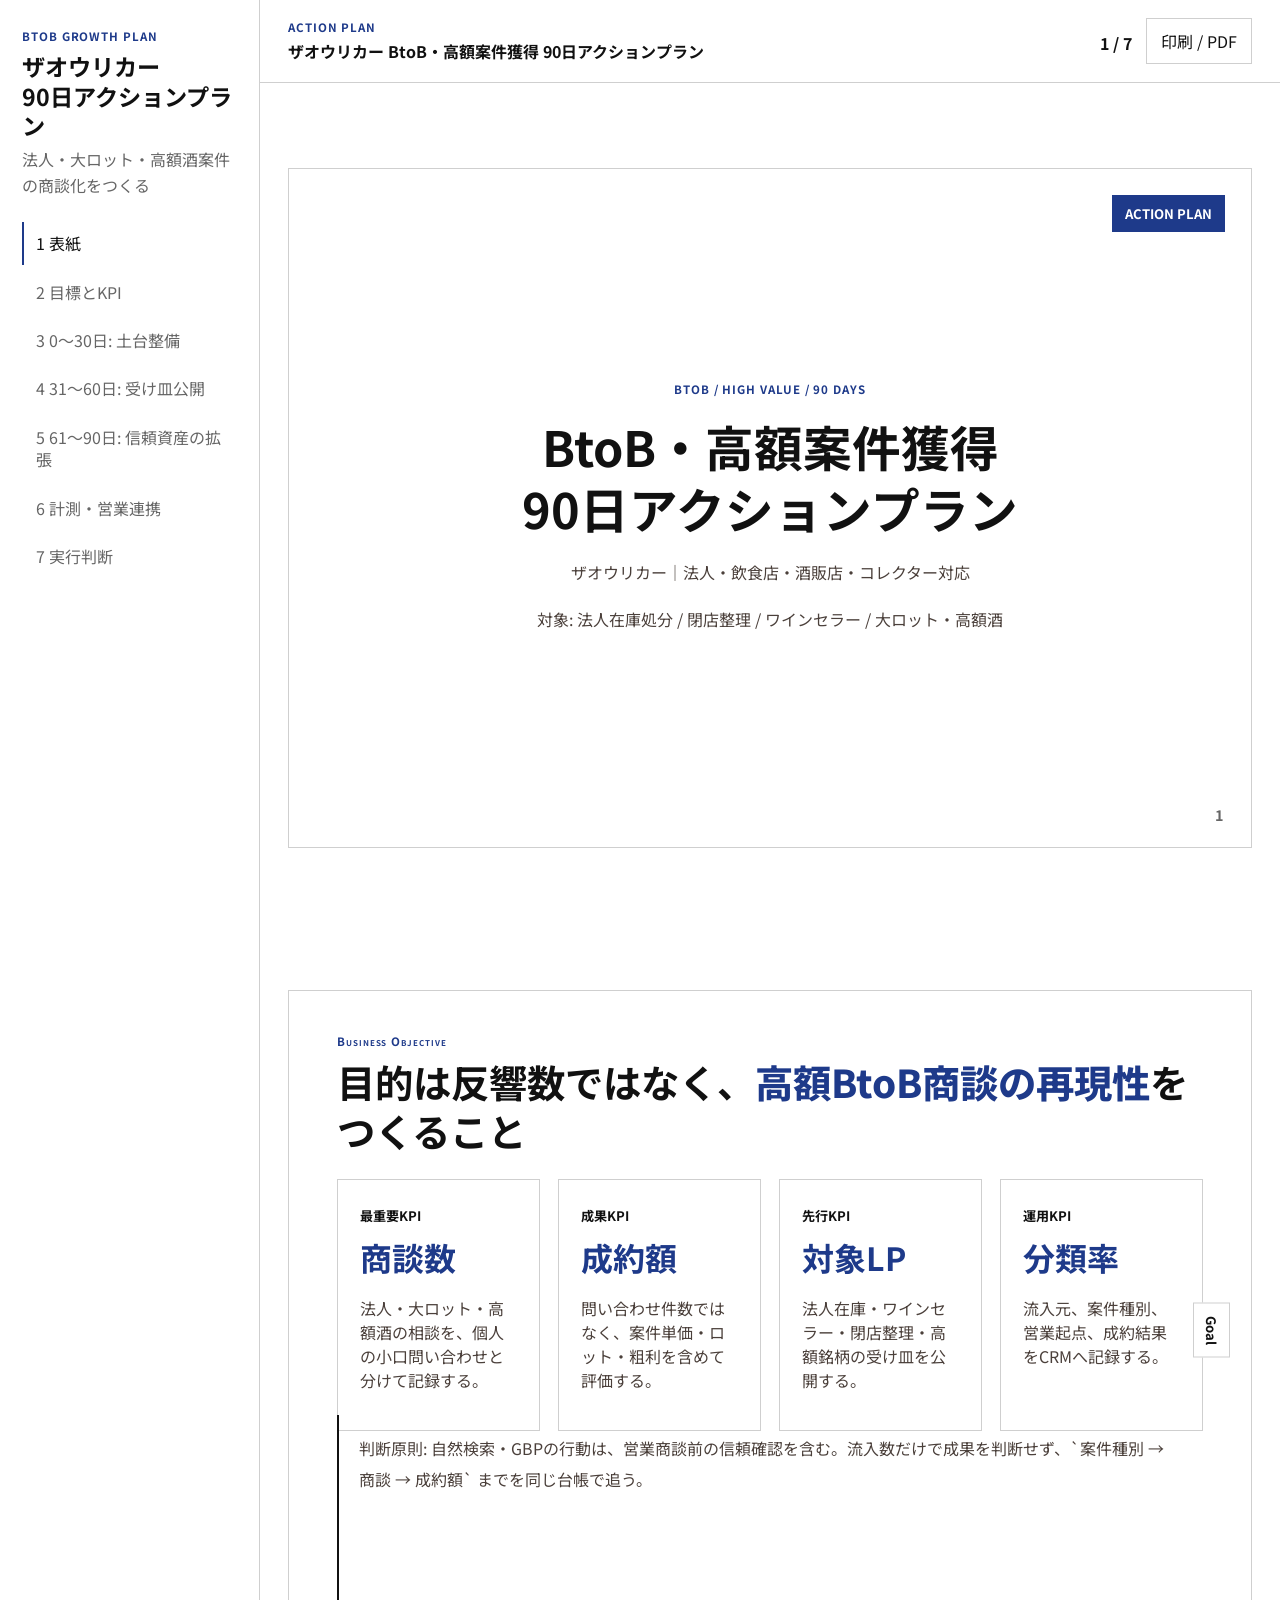
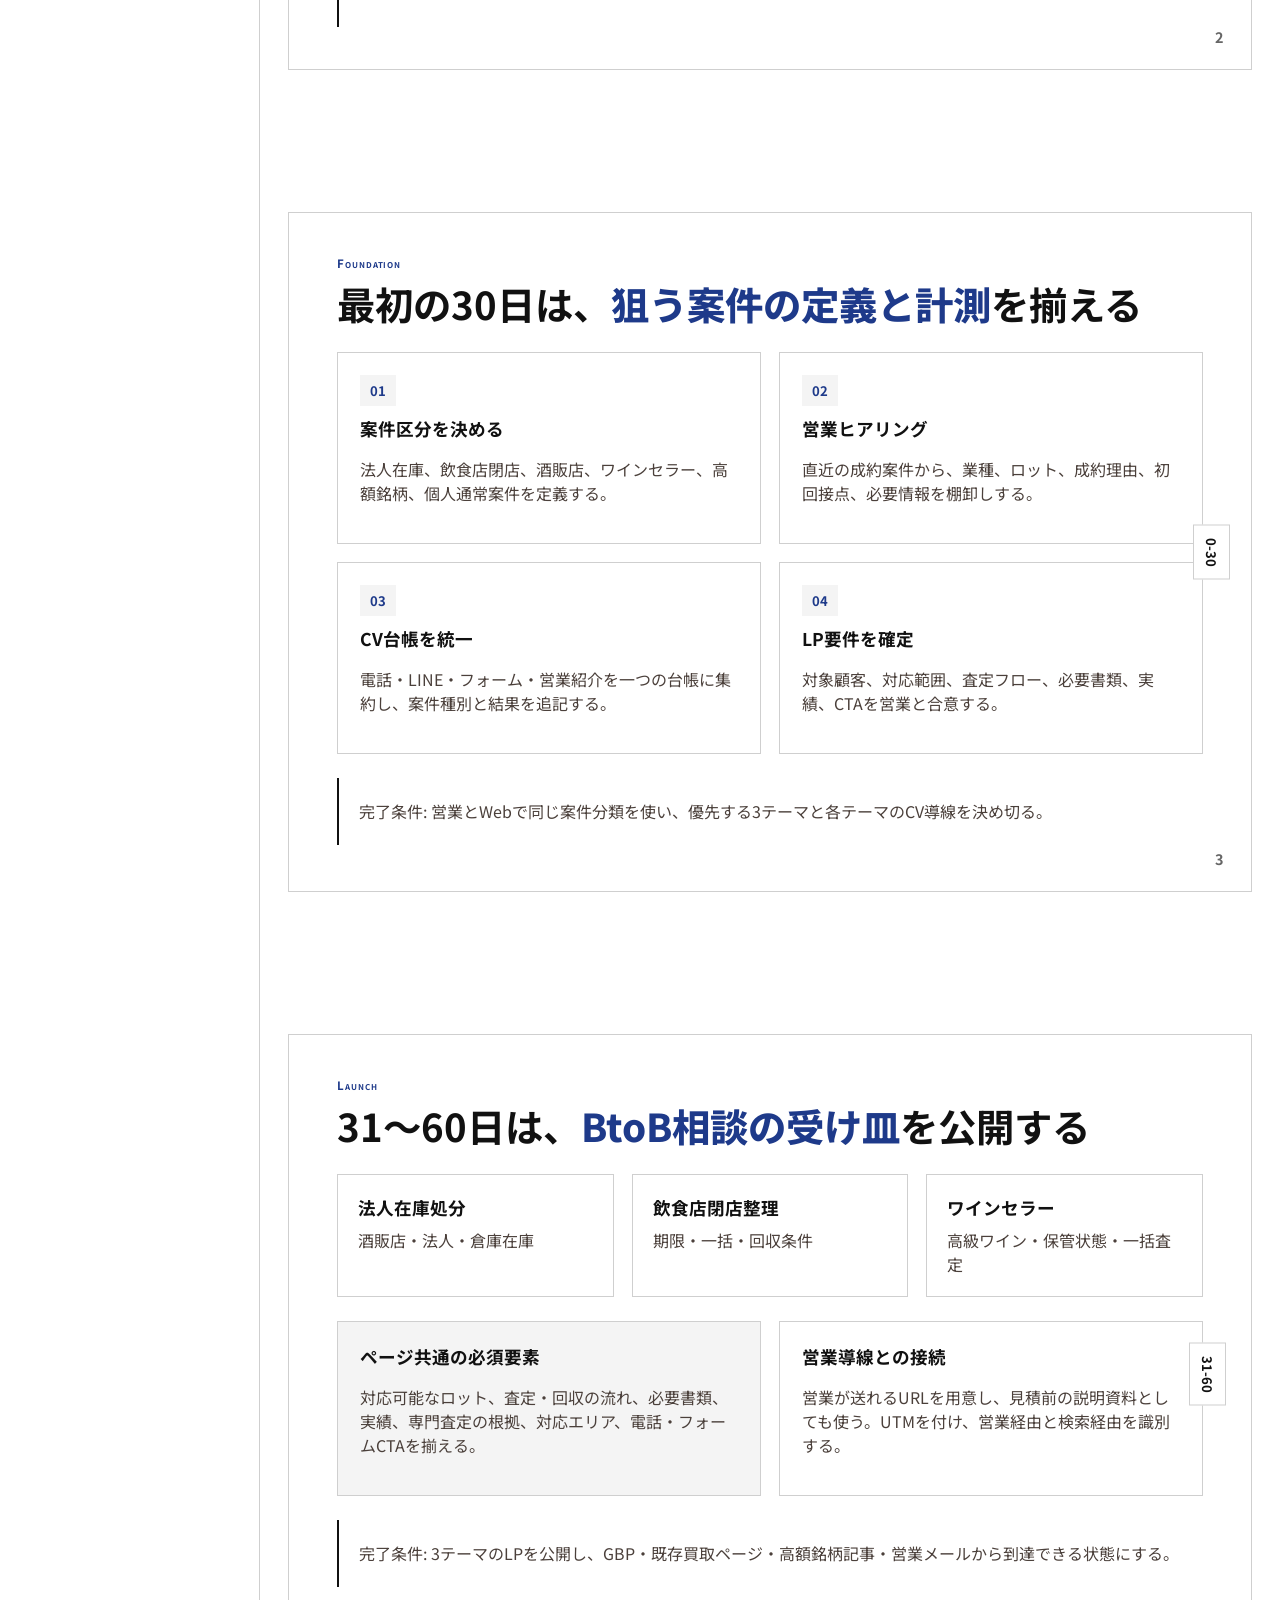
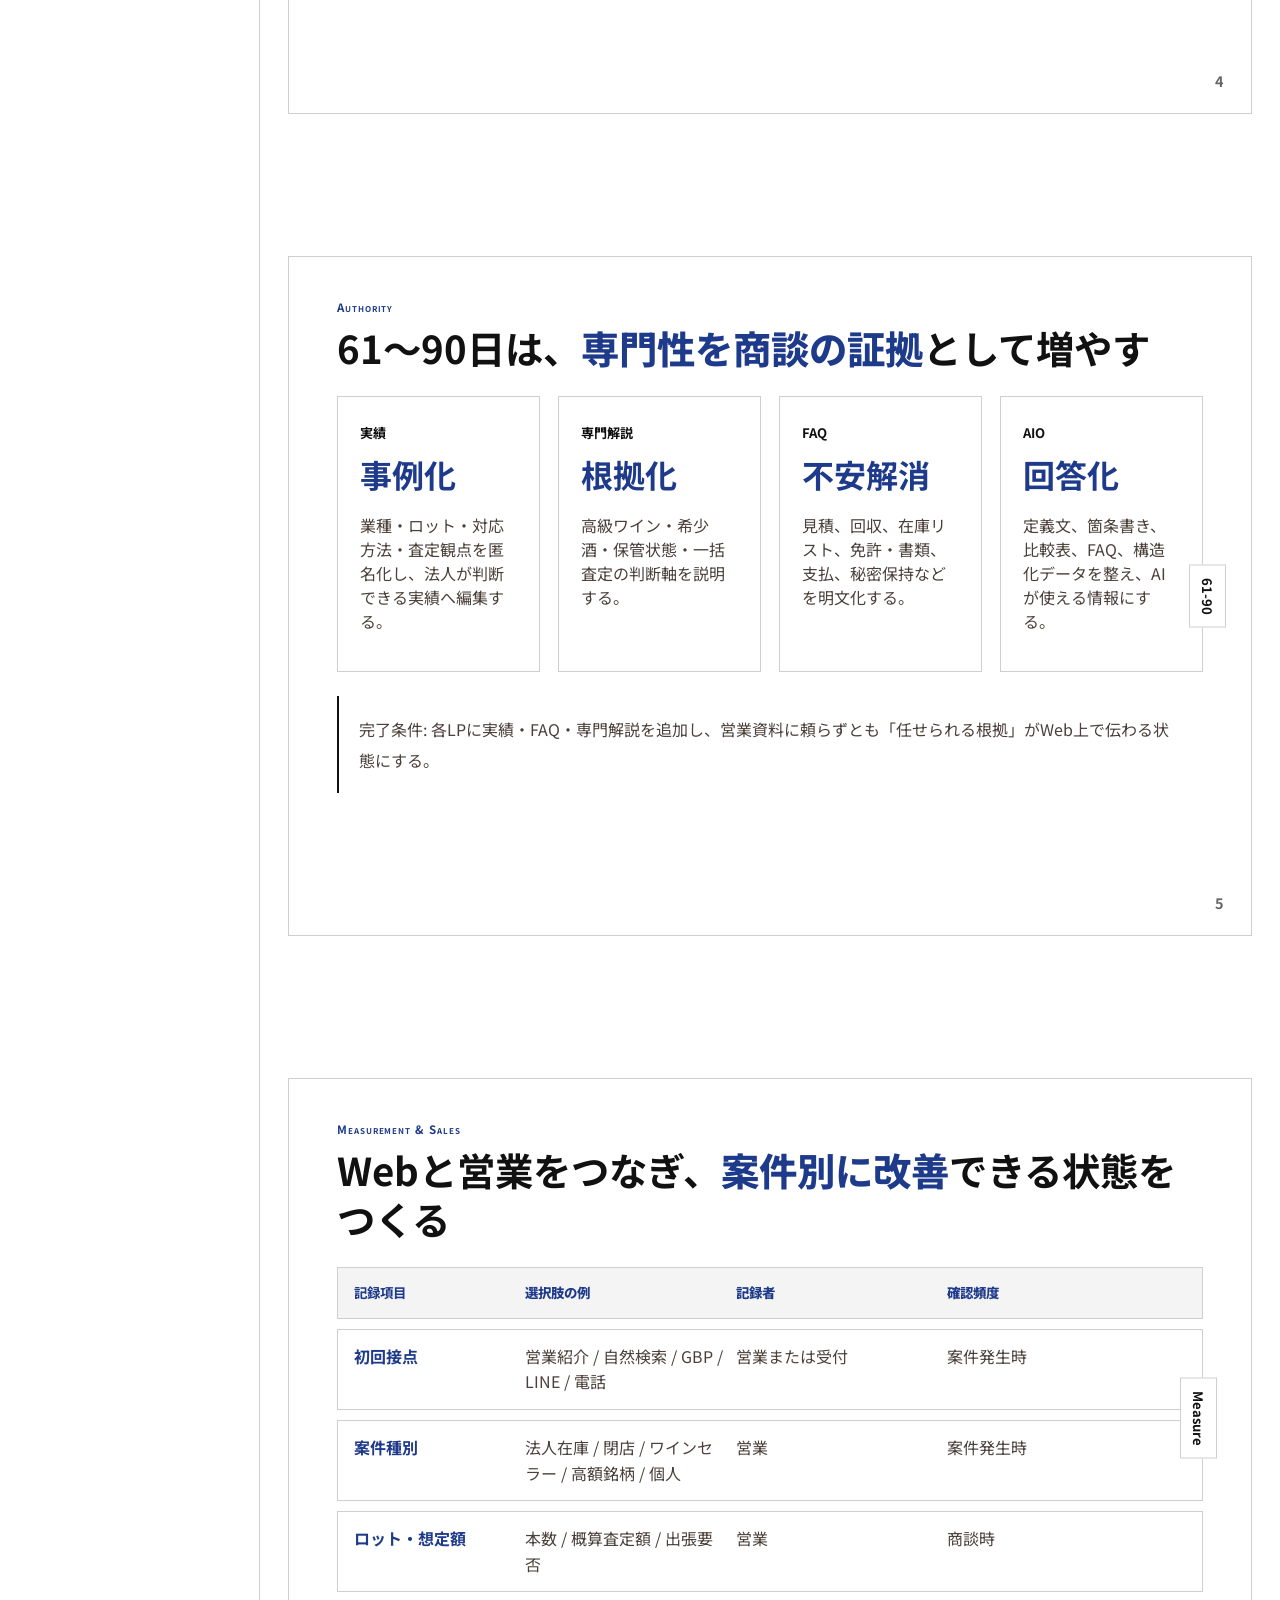
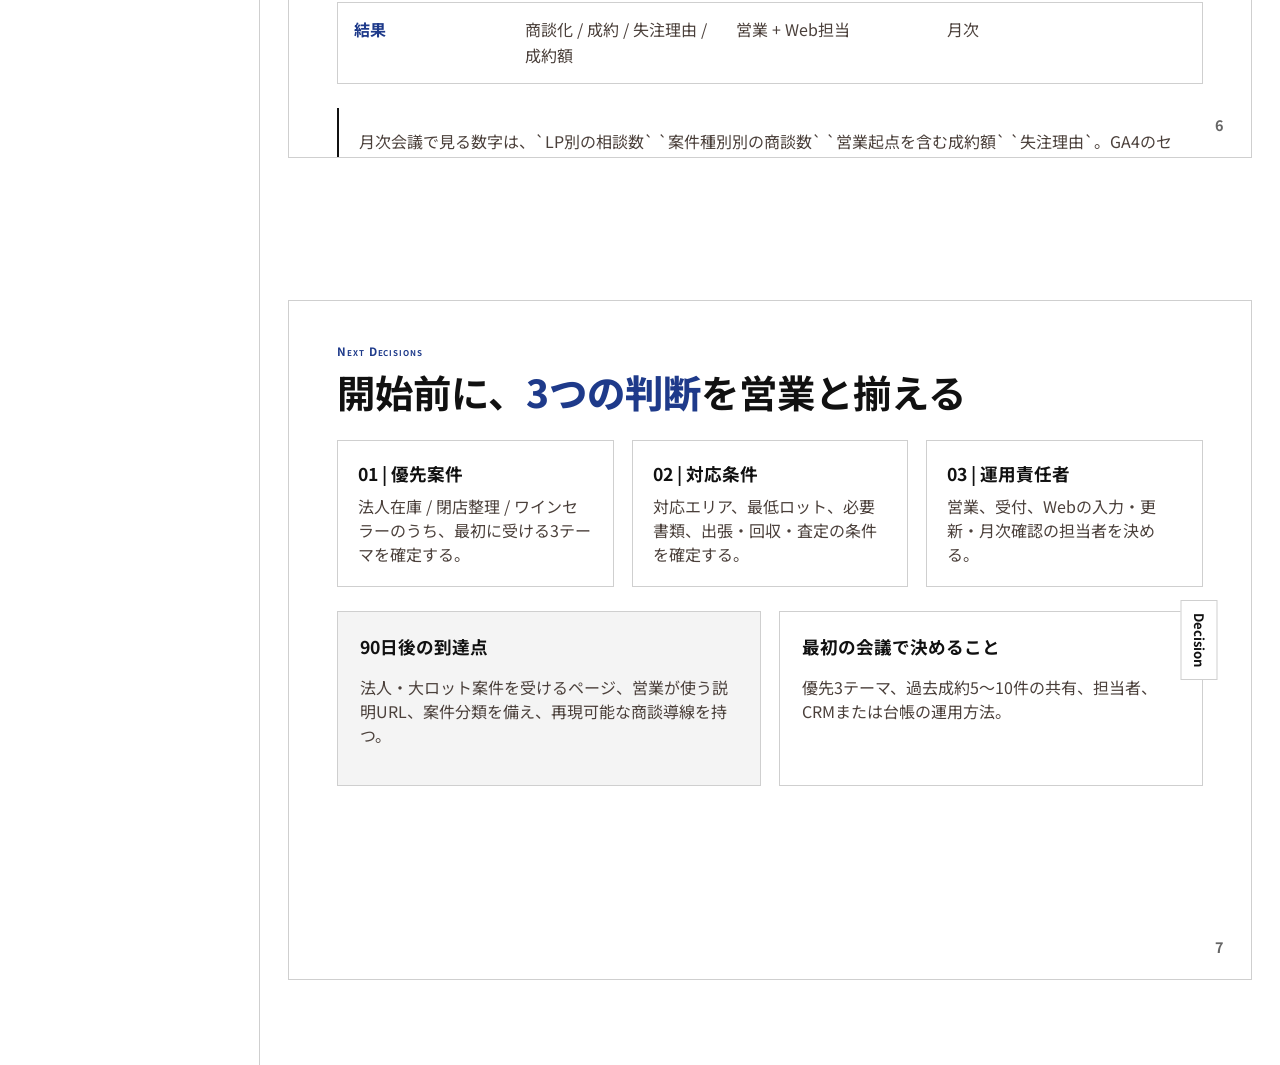
<file: action-plan.html>
<!doctype html>
<html lang="ja">
  <head>
    <meta charset="UTF-8" />
    <meta name="viewport" content="width=device-width, initial-scale=1.0" />
    <title>ザオウリカー BtoB・高額案件獲得 90日アクションプラン</title>
    <meta
      name="description"
      content="ザオウリカーの法人・大ロット・高額酒案件の獲得に向けた90日アクションプラン。"
    />
    <link rel="preconnect" href="https://fonts.googleapis.com" />
    <link rel="preconnect" href="https://fonts.gstatic.com" crossorigin />
    <link
      href="https://fonts.googleapis.com/css2?family=Noto+Sans+JP:wght@400;500;700;800&display=swap"
      rel="stylesheet"
    />
    <link rel="stylesheet" href="./client-report.css" />
  </head>
  <body>
    <div class="app-shell">
      <aside class="rail" aria-label="アクションプラン一覧">
        <div class="rail__inner">
          <p class="rail__eyebrow">BTOB GROWTH PLAN</p>
          <h1 class="rail__title">ザオウリカー<br />90日アクションプラン</h1>
          <p class="rail__subtitle">法人・大ロット・高額酒案件の商談化をつくる</p>

          <nav class="toc">
            <a class="toc__link" href="#slide-1">1 表紙</a>
            <a class="toc__link" href="#slide-2">2 目標とKPI</a>
            <a class="toc__link" href="#slide-3">3 0〜30日: 土台整備</a>
            <a class="toc__link" href="#slide-4">4 31〜60日: 受け皿公開</a>
            <a class="toc__link" href="#slide-5">5 61〜90日: 信頼資産の拡張</a>
            <a class="toc__link" href="#slide-6">6 計測・営業連携</a>
            <a class="toc__link" href="#slide-7">7 実行判断</a>
          </nav>
        </div>
      </aside>

      <div class="workspace">
        <header class="topbar">
          <div>
            <p class="topbar__eyebrow">ACTION PLAN</p>
            <p class="topbar__title">ザオウリカー BtoB・高額案件獲得 90日アクションプラン</p>
          </div>
          <div class="topbar__actions">
            <p class="topbar__counter" id="slide-counter">1 / 7</p>
            <button class="action-button" type="button" data-action="print">印刷 / PDF</button>
          </div>
        </header>

        <main class="deck" id="deck">
          <section class="slide slide--cover" id="slide-1" data-title="表紙">
            <div class="slide__frame">
              <div class="slide__tag">ACTION PLAN</div>
              <div class="cover-simple">
                <p class="eyebrow">BTOB / HIGH VALUE / 90 DAYS</p>
                <h2 class="title title--hero">BtoB・高額案件獲得<br />90日アクションプラン</h2>
                <p class="lead">ザオウリカー｜法人・飲食店・酒販店・コレクター対応</p>
                <p class="lead">対象: 法人在庫処分 / 閉店整理 / ワインセラー / 大ロット・高額酒</p>
              </div>
              <div class="slide__number">1</div>
            </div>
          </section>

          <section class="slide" id="slide-2" data-title="目標とKPI">
            <div class="slide__frame">
              <div class="side-pill">Goal</div>
              <div class="slide__main">
                <div class="slide__header">
                  <p class="eyebrow">Business Objective</p>
                  <h2 class="title">目的は反響数ではなく、<span class="accent">高額BtoB商談の再現性</span>をつくること</h2>
                </div>

                <div class="score-grid">
                  <article class="score-card">
                    <span>最重要KPI</span>
                    <strong>商談数</strong>
                    <p>法人・大ロット・高額酒の相談を、個人の小口問い合わせと分けて記録する。</p>
                  </article>
                  <article class="score-card">
                    <span>成果KPI</span>
                    <strong>成約額</strong>
                    <p>問い合わせ件数ではなく、案件単価・ロット・粗利を含めて評価する。</p>
                  </article>
                  <article class="score-card">
                    <span>先行KPI</span>
                    <strong>対象LP</strong>
                    <p>法人在庫・ワインセラー・閉店整理・高額銘柄の受け皿を公開する。</p>
                  </article>
                  <article class="score-card">
                    <span>運用KPI</span>
                    <strong>分類率</strong>
                    <p>流入元、案件種別、営業起点、成約結果をCRMへ記録する。</p>
                  </article>
                </div>

                <p class="callout">判断原則: 自然検索・GBPの行動は、営業商談前の信頼確認を含む。流入数だけで成果を判断せず、`案件種別 → 商談 → 成約額` までを同じ台帳で追う。</p>
              </div>
              <div class="slide__number">2</div>
            </div>
          </section>

          <section class="slide" id="slide-3" data-title="0〜30日: 土台整備">
            <div class="slide__frame">
              <div class="side-pill">0-30</div>
              <div class="slide__main">
                <div class="slide__header">
                  <p class="eyebrow">Foundation</p>
                  <h2 class="title">最初の30日は、<span class="accent">狙う案件の定義と計測</span>を揃える</h2>
                </div>

                <div class="action-grid">
                  <article class="action-card">
                    <span class="tag">01</span>
                    <h3>案件区分を決める</h3>
                    <p>法人在庫、飲食店閉店、酒販店、ワインセラー、高額銘柄、個人通常案件を定義する。</p>
                  </article>
                  <article class="action-card">
                    <span class="tag">02</span>
                    <h3>営業ヒアリング</h3>
                    <p>直近の成約案件から、業種、ロット、成約理由、初回接点、必要情報を棚卸しする。</p>
                  </article>
                  <article class="action-card">
                    <span class="tag">03</span>
                    <h3>CV台帳を統一</h3>
                    <p>電話・LINE・フォーム・営業紹介を一つの台帳に集約し、案件種別と結果を追記する。</p>
                  </article>
                  <article class="action-card">
                    <span class="tag">04</span>
                    <h3>LP要件を確定</h3>
                    <p>対象顧客、対応範囲、査定フロー、必要書類、実績、CTAを営業と合意する。</p>
                  </article>
                </div>

                <p class="callout">完了条件: 営業とWebで同じ案件分類を使い、優先する3テーマと各テーマのCV導線を決め切る。</p>
              </div>
              <div class="slide__number">3</div>
            </div>
          </section>

          <section class="slide" id="slide-4" data-title="31〜60日: 受け皿公開">
            <div class="slide__frame">
              <div class="side-pill">31-60</div>
              <div class="slide__main">
                <div class="slide__header">
                  <p class="eyebrow">Launch</p>
                  <h2 class="title">31〜60日は、<span class="accent">BtoB相談の受け皿</span>を公開する</h2>
                </div>

                <div class="flow">
                  <article class="flow-step"><h3>法人在庫処分</h3><p>酒販店・法人・倉庫在庫</p></article>
                  <article class="flow-step flow-step--accent"><h3>飲食店閉店整理</h3><p>期限・一括・回収条件</p></article>
                  <article class="flow-step"><h3>ワインセラー</h3><p>高級ワイン・保管状態・一括査定</p></article>
                </div>
                <div class="split-panel">
                  <article class="split-panel__pane split-panel__pane--accent">
                    <h3>ページ共通の必須要素</h3>
                    <p>対応可能なロット、査定・回収の流れ、必要書類、実績、専門査定の根拠、対応エリア、電話・フォームCTAを揃える。</p>
                  </article>
                  <article class="split-panel__pane">
                    <h3>営業導線との接続</h3>
                    <p>営業が送れるURLを用意し、見積前の説明資料としても使う。UTMを付け、営業経由と検索経由を識別する。</p>
                  </article>
                </div>

                <p class="callout">完了条件: 3テーマのLPを公開し、GBP・既存買取ページ・高額銘柄記事・営業メールから到達できる状態にする。</p>
              </div>
              <div class="slide__number">4</div>
            </div>
          </section>

          <section class="slide" id="slide-5" data-title="61〜90日: 信頼資産の拡張">
            <div class="slide__frame">
              <div class="side-pill">61-90</div>
              <div class="slide__main">
                <div class="slide__header">
                  <p class="eyebrow">Authority</p>
                  <h2 class="title">61〜90日は、<span class="accent">専門性を商談の証拠</span>として増やす</h2>
                </div>

                <div class="score-grid">
                  <article class="score-card">
                    <span>実績</span>
                    <strong>事例化</strong>
                    <p>業種・ロット・対応方法・査定観点を匿名化し、法人が判断できる実績へ編集する。</p>
                  </article>
                  <article class="score-card">
                    <span>専門解説</span>
                    <strong>根拠化</strong>
                    <p>高級ワイン・希少酒・保管状態・一括査定の判断軸を説明する。</p>
                  </article>
                  <article class="score-card">
                    <span>FAQ</span>
                    <strong>不安解消</strong>
                    <p>見積、回収、在庫リスト、免許・書類、支払、秘密保持などを明文化する。</p>
                  </article>
                  <article class="score-card">
                    <span>AIO</span>
                    <strong>回答化</strong>
                    <p>定義文、箇条書き、比較表、FAQ、構造化データを整え、AIが使える情報にする。</p>
                  </article>
                </div>

                <p class="callout">完了条件: 各LPに実績・FAQ・専門解説を追加し、営業資料に頼らずとも「任せられる根拠」がWeb上で伝わる状態にする。</p>
              </div>
              <div class="slide__number">5</div>
            </div>
          </section>

          <section class="slide" id="slide-6" data-title="計測・営業連携">
            <div class="slide__frame">
              <div class="side-pill">Measure</div>
              <div class="slide__main">
                <div class="slide__header">
                  <p class="eyebrow">Measurement & Sales</p>
                  <h2 class="title">Webと営業をつなぎ、<span class="accent">案件別に改善</span>できる状態をつくる</h2>
                </div>

                <div class="comparison-table">
                  <div class="comparison-row comparison-row--head">
                    <span>記録項目</span>
                    <span>選択肢の例</span>
                    <span>記録者</span>
                    <span>確認頻度</span>
                  </div>
                  <div class="comparison-row">
                    <span>初回接点</span>
                    <span>営業紹介 / 自然検索 / GBP / LINE / 電話</span>
                    <span>営業または受付</span>
                    <span>案件発生時</span>
                  </div>
                  <div class="comparison-row">
                    <span>案件種別</span>
                    <span>法人在庫 / 閉店 / ワインセラー / 高額銘柄 / 個人</span>
                    <span>営業</span>
                    <span>案件発生時</span>
                  </div>
                  <div class="comparison-row">
                    <span>ロット・想定額</span>
                    <span>本数 / 概算査定額 / 出張要否</span>
                    <span>営業</span>
                    <span>商談時</span>
                  </div>
                  <div class="comparison-row">
                    <span>結果</span>
                    <span>商談化 / 成約 / 失注理由 / 成約額</span>
                    <span>営業 + Web担当</span>
                    <span>月次</span>
                  </div>
                </div>

                <p class="callout">月次会議で見る数字は、`LP別の相談数` `案件種別別の商談数` `営業起点を含む成約額` `失注理由`。GA4のセッション数だけを成果指標にしない。</p>
              </div>
              <div class="slide__number">6</div>
            </div>
          </section>

          <section class="slide" id="slide-7" data-title="実行判断">
            <div class="slide__frame">
              <div class="side-pill">Decision</div>
              <div class="slide__main">
                <div class="slide__header">
                  <p class="eyebrow">Next Decisions</p>
                  <h2 class="title">開始前に、<span class="accent">3つの判断</span>を営業と揃える</h2>
                </div>

                <div class="flow">
                  <article class="flow-step"><h3>01 | 優先案件</h3><p>法人在庫 / 閉店整理 / ワインセラーのうち、最初に受ける3テーマを確定する。</p></article>
                  <article class="flow-step flow-step--accent"><h3>02 | 対応条件</h3><p>対応エリア、最低ロット、必要書類、出張・回収・査定の条件を確定する。</p></article>
                  <article class="flow-step"><h3>03 | 運用責任者</h3><p>営業、受付、Webの入力・更新・月次確認の担当者を決める。</p></article>
                </div>

                <div class="split-panel">
                  <article class="split-panel__pane split-panel__pane--accent">
                    <h3>90日後の到達点</h3>
                    <p>法人・大ロット案件を受けるページ、営業が使う説明URL、案件分類を備え、再現可能な商談導線を持つ。</p>
                  </article>
                  <article class="split-panel__pane">
                    <h3>最初の会議で決めること</h3>
                    <p>優先3テーマ、過去成約5〜10件の共有、担当者、CRMまたは台帳の運用方法。</p>
                  </article>
                </div>
              </div>
              <div class="slide__number">7</div>
            </div>
          </section>
        </main>
      </div>
    </div>

    <script src="./app.js"></script>
  </body>
</html>
</file>
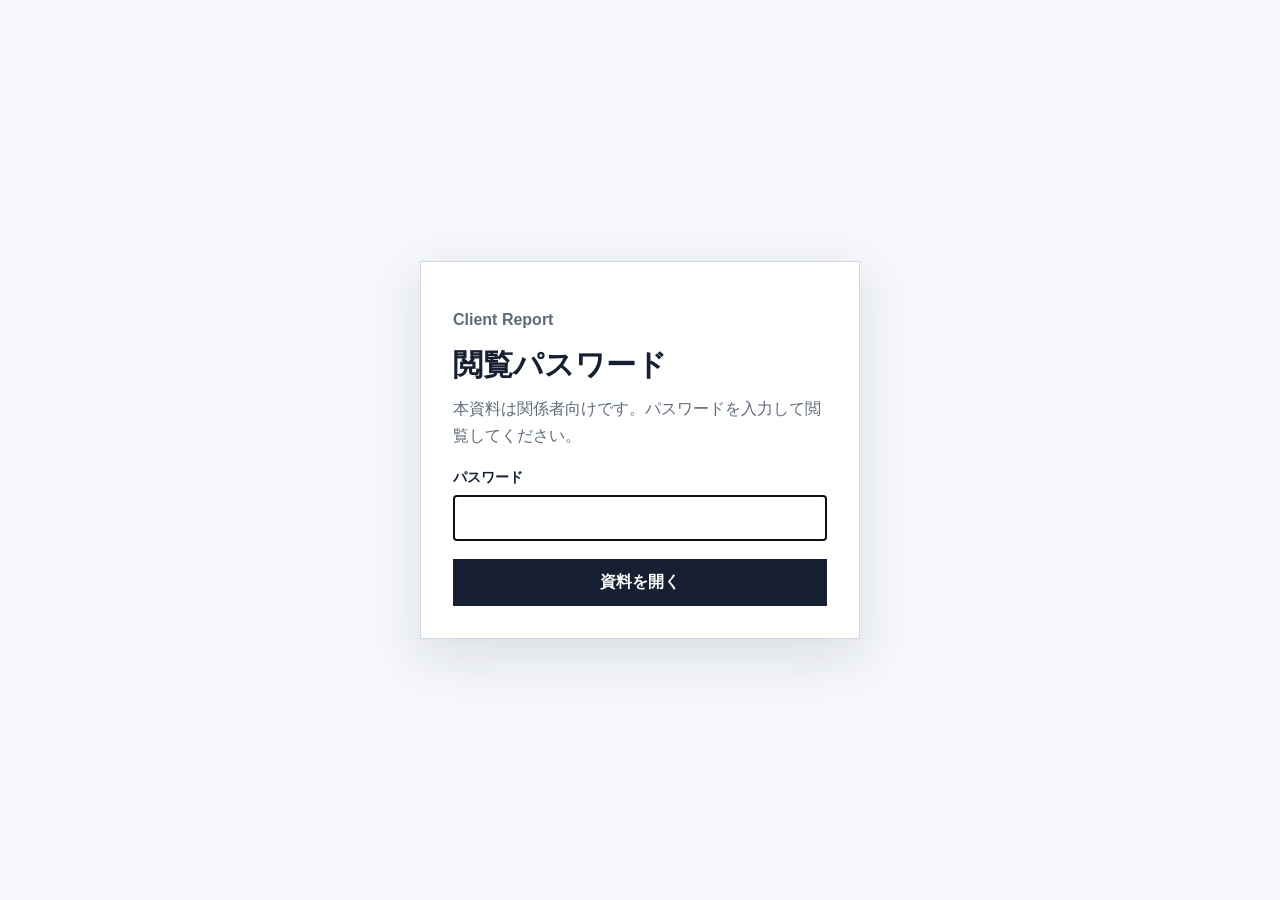
<file: kaitori-sitemap-ab-slides.html>
<!doctype html>
<html lang="ja">
  <head>
    <meta charset="utf-8" />
    <meta name="viewport" content="width=device-width, initial-scale=1" />
    <meta name="robots" content="noindex,nofollow" />
    <title>蔵王リカー 買取サイトマップ 現状・A案・B案</title>
    <style>
      :root {
        --ink: #172033;
        --muted: #5f6b7a;
        --line: #cfd7e3;
        --bg: #f5f7fa;
        --panel: #ffffff;
        --blue: #4577d8;
        --blue-soft: #eaf2ff;
        --orange: #dd8128;
        --orange-soft: #fff1e3;
        --green: #39945a;
        --green-soft: #eef9f2;
        --slate-soft: #eef2f7;
      }

      * {
        box-sizing: border-box;
      }

      body {
        margin: 0;
        background: var(--bg);
        color: var(--ink);
        font-family: -apple-system, BlinkMacSystemFont, "Noto Sans JP",
          "Hiragino Sans", "Yu Gothic", sans-serif;
      }

      body.is-locked {
        overflow: hidden;
      }

      body.is-locked .deck {
        display: none;
      }

      .access-gate {
        position: fixed;
        inset: 0;
        z-index: 50;
        display: grid;
        place-items: center;
        padding: 24px;
        background: rgba(245, 247, 250, 0.96);
      }

      body:not(.is-locked) .access-gate {
        display: none;
      }

      .access-gate__panel {
        width: min(440px, 100%);
        padding: 32px;
        background: #fff;
        border: 1px solid var(--line);
        box-shadow: 0 16px 46px rgba(23, 32, 51, 0.12);
      }

      .access-gate__panel h1 {
        font-size: 30px;
      }

      .access-gate__panel p {
        margin-top: 12px;
        color: var(--muted);
        line-height: 1.7;
      }

      .access-gate__panel label {
        display: block;
        margin-top: 20px;
        font-size: 14px;
        font-weight: 800;
      }

      .access-gate__panel input {
        width: 100%;
        margin-top: 8px;
        padding: 13px 14px;
        border: 1px solid var(--line);
        font: inherit;
      }

      .access-gate__panel button {
        width: 100%;
        margin-top: 18px;
        padding: 13px 16px;
        border: 0;
        background: var(--ink);
        color: #fff;
        font: inherit;
        font-weight: 800;
        cursor: pointer;
      }

      .access-gate__error {
        color: #b42318 !important;
        font-weight: 800;
      }

      .deck {
        display: grid;
        gap: 28px;
        padding: 28px;
      }

      .slide {
        width: min(1280px, 100%);
        min-height: 720px;
        margin: 0 auto;
        padding: 42px 48px;
        background: var(--panel);
        border: 1px solid var(--line);
        box-shadow: 0 16px 46px rgba(23, 32, 51, 0.08);
        overflow: hidden;
        page-break-after: always;
      }

      .slide--title {
        display: grid;
        align-content: center;
        min-height: 720px;
        background: linear-gradient(135deg, #ffffff 0%, #f4f7fb 100%);
      }

      .eyebrow {
        margin: 0 0 14px;
        color: var(--blue);
        font-size: 16px;
        font-weight: 800;
        letter-spacing: 0;
      }

      h1,
      h2,
      h3,
      p {
        margin: 0;
      }

      h1 {
        max-width: 980px;
        font-size: 52px;
        line-height: 1.18;
        letter-spacing: 0;
      }

      h2 {
        font-size: 34px;
        line-height: 1.25;
        letter-spacing: 0;
      }

      .lead {
        max-width: 980px;
        margin-top: 20px;
        color: var(--muted);
        font-size: 21px;
        line-height: 1.75;
      }

      .slide-head {
        display: flex;
        align-items: flex-start;
        justify-content: space-between;
        gap: 24px;
        margin-bottom: 30px;
      }

      .badge {
        display: inline-flex;
        align-items: center;
        justify-content: center;
        width: 56px;
        height: 56px;
        flex: 0 0 auto;
        border-radius: 50%;
        color: #fff;
        font-size: 24px;
        font-weight: 900;
      }

      .badge--current {
        background: #293244;
      }

      .badge--a {
        background: var(--blue);
      }

      .badge--b {
        background: var(--orange);
      }

      .head-left {
        display: flex;
        align-items: center;
        gap: 18px;
      }

      .summary {
        display: grid;
        grid-template-columns: repeat(4, minmax(0, 1fr));
        gap: 14px;
        margin-bottom: 28px;
      }

      .metric {
        min-height: 92px;
        padding: 18px;
        border: 1px solid var(--line);
        background: #fbfcfe;
      }

      .metric strong {
        display: block;
        font-size: 28px;
        line-height: 1.1;
      }

      .metric span {
        display: block;
        margin-top: 8px;
        color: var(--muted);
        font-size: 14px;
        line-height: 1.45;
      }

      .tree {
        display: grid;
        gap: 18px;
      }

      .root {
        width: fit-content;
        margin: 0 auto;
        padding: 16px 28px;
        border-radius: 10px;
        background: var(--ink);
        color: #fff;
        font-size: 22px;
        font-weight: 900;
        text-align: center;
      }

      .branches {
        position: relative;
        display: grid;
        grid-template-columns: repeat(4, minmax(0, 1fr));
        gap: 16px;
        padding-top: 26px;
      }

      .branches::before {
        content: "";
        position: absolute;
        top: 9px;
        left: 12%;
        right: 12%;
        height: 2px;
        background: var(--line);
      }

      .branch {
        position: relative;
        min-height: 116px;
        padding: 16px;
        border: 2px solid var(--line);
        background: #fff;
      }

      .branch::before {
        content: "";
        position: absolute;
        top: -27px;
        left: 50%;
        width: 2px;
        height: 25px;
        background: var(--line);
      }

      .branch h3 {
        font-size: 19px;
        line-height: 1.3;
      }

      .branch p {
        margin-top: 8px;
        color: var(--muted);
        font-size: 13px;
        line-height: 1.5;
      }

      .branch ul {
        margin: 10px 0 0;
        padding-left: 17px;
        color: var(--muted);
        font-size: 13px;
        line-height: 1.55;
      }

      .branch--blue {
        border-color: var(--blue);
        background: var(--blue-soft);
      }

      .branch--orange {
        border-color: var(--orange);
        background: var(--orange-soft);
      }

      .branch--green {
        border-color: var(--green);
        background: var(--green-soft);
      }

      .branch--muted {
        background: var(--slate-soft);
      }

      .wide-grid {
        display: grid;
        grid-template-columns: 1.05fr 0.95fr;
        gap: 22px;
        align-items: start;
      }

      .note {
        padding: 18px 20px;
        border-left: 5px solid var(--blue);
        background: #f8fbff;
        color: var(--muted);
        font-size: 15px;
        line-height: 1.7;
      }

      .note--orange {
        border-left-color: var(--orange);
        background: #fff8f0;
      }

      .mini-list {
        display: grid;
        gap: 10px;
        margin-top: 20px;
      }

      .mini-list div {
        display: grid;
        grid-template-columns: 148px 1fr;
        gap: 14px;
        padding: 12px 14px;
        border: 1px solid var(--line);
        background: #fff;
      }

      .mini-list strong {
        font-size: 14px;
      }

      .mini-list span {
        color: var(--muted);
        font-size: 14px;
        line-height: 1.5;
      }

      .flow {
        display: grid;
        grid-template-columns: repeat(5, minmax(0, 1fr));
        gap: 12px;
        margin-top: 24px;
      }

      .flow div {
        min-height: 82px;
        padding: 14px;
        border: 2px solid var(--line);
        background: #fff;
        text-align: center;
      }

      .flow strong {
        display: block;
        font-size: 15px;
      }

      .flow span {
        display: block;
        margin-top: 8px;
        color: var(--muted);
        font-size: 12px;
        line-height: 1.4;
      }

      .footer {
        margin-top: 24px;
        color: var(--muted);
        font-size: 13px;
      }

      .sheet-ref {
        margin-top: 22px;
        padding-top: 14px;
        border-top: 1px solid var(--line);
        color: var(--muted);
        font-size: 13px;
        line-height: 1.6;
      }

      .sheet-ref a {
        color: var(--ink);
        overflow-wrap: anywhere;
      }

      .sheet-ref strong {
        color: var(--ink);
      }

      @media print {
        body {
          background: #fff;
        }

        .deck {
          padding: 0;
          gap: 0;
        }

        .slide {
          width: 100vw;
          min-height: 100vh;
          border: 0;
          box-shadow: none;
        }
      }
    </style>
  </head>
  <body class="is-locked">
    <section class="access-gate" id="access-gate" aria-labelledby="access-gate-title">
      <form class="access-gate__panel" id="access-gate-form">
        <p class="eyebrow">Client Report</p>
        <h1 id="access-gate-title">閲覧パスワード</h1>
        <p>本資料は関係者向けです。パスワードを入力して閲覧してください。</p>
        <label for="access-password">パスワード</label>
        <input id="access-password" name="password" type="password" autocomplete="current-password" required autofocus />
        <p class="access-gate__error" id="access-gate-error" role="alert" hidden>パスワードが正しくありません。</p>
        <button type="submit">資料を開く</button>
      </form>
    </section>
    <main class="deck">
      <section class="slide slide--title">
        <p class="eyebrow">THEOU Liquor / SEO・AI対応サイト設計</p>
        <h1>買取ディレクトリの現状マップと改善案 A/B</h1>
        <p class="lead">
          現状の “/kaitori/” 配下を整理し、標準バランス型のA案と、
          ワイン買取に重きを置くB案を分けて比較します。
        </p>
        <p class="sheet-ref">
          詳細:
          <a href="https://docs.google.com/spreadsheets/d/1IKIB_kCo4nkTOIl42weKsJCE2horNgr84wN6kvMedNA/edit?usp=sharing">
            https://docs.google.com/spreadsheets/d/1IKIB_kCo4nkTOIl42weKsJCE2horNgr84wN6kvMedNA/edit?usp=sharing
          </a><br />
          シート名: <strong>現URL</strong> / <strong>現kaitori</strong> /
          <strong>A案</strong> / <strong>B案（ワイン中心）</strong>
        </p>
      </section>

      <section class="slide">
        <div class="slide-head">
          <div class="head-left">
            <div class="badge badge--current">現</div>
            <div>
              <p class="eyebrow">Current Sitemap</p>
              <h2>現状: “/kaitori/” 配下は実績中心で、検索意図別LPが不足</h2>
            </div>
          </div>
        </div>

        <div class="summary">
          <div class="metric">
            <strong>115</strong>
            <span>200 OKの買取配下URL</span>
          </div>
          <div class="metric">
            <strong>76</strong>
            <span>買取実績詳細ページ</span>
          </div>
          <div class="metric">
            <strong>11</strong>
            <span>買取実績カテゴリ</span>
          </div>
          <div class="metric">
            <strong>9</strong>
            <span>買取側コラム記事</span>
          </div>
        </div>

        <div class="tree">
          <div class="root">/kaitori/ お酒専門買取店ザオウリカー</div>
          <div class="branches">
            <div class="branch branch--muted">
              <h3>基本ページ</h3>
              <p>査定・問い合わせ・FAQ・流れ・LINE査定・お客様の声</p>
              <ul>
                <li>/contact2</li>
                <li>/contact3</li>
                <li>/faq2</li>
                <li>/flow2</li>
                <li>/linesatei</li>
              </ul>
            </div>
            <div class="branch branch--muted">
              <h3>コラム</h3>
              <p>情報収集記事はあるが、査定LPへの接続が弱い。</p>
              <ul>
                <li>賞味期限</li>
                <li>オーパスワン</li>
                <li>終売ウイスキー</li>
                <li>森伊蔵</li>
              </ul>
            </div>
            <div class="branch branch--green">
              <h3>買取実績</h3>
              <p>既存資産は豊富。SEO/AIOの一次情報として再配置できる。</p>
              <ul>
                <li>山崎・響・白州</li>
                <li>マッカラン</li>
                <li>高級ワイン</li>
                <li>ブランデー</li>
              </ul>
            </div>
            <div class="branch branch--muted">
              <h3>実績カテゴリ</h3>
              <p>酒種カテゴリはあるが、検索意図別の固定LPになっていない。</p>
              <ul>
                <li>whisky / wine</li>
                <li>winecellar_emptybottle</li>
                <li>brandy / sake / shochu</li>
              </ul>
            </div>
          </div>
        </div>

        <div class="note" style="margin-top: 28px">
          課題はページ数不足そのものではなく、検索意図ごとの受け皿不足です。
          実績ページに山崎・響・ワインなどの情報は点在しているため、
          改善案では「銘柄LP」「価格・相場」「ワインセラー」「法人買取」へ再構造化します。
        </div>
        <p class="sheet-ref">
          詳細:
          <a href="https://docs.google.com/spreadsheets/d/1IKIB_kCo4nkTOIl42weKsJCE2horNgr84wN6kvMedNA/edit?usp=sharing">
            https://docs.google.com/spreadsheets/d/1IKIB_kCo4nkTOIl42weKsJCE2horNgr84wN6kvMedNA/edit?usp=sharing
          </a><br />
          シート名: <strong>現URL</strong> / <strong>現kaitori</strong>
        </p>
      </section>

      <section class="slide">
        <div class="slide-head">
          <div class="head-left">
            <div class="badge badge--a">A</div>
            <div>
              <p class="eyebrow">Plan A / Balanced</p>
              <h2>A案: 買取全体をバランスよく強化する標準プラン</h2>
            </div>
          </div>
        </div>

        <div class="wide-grid">
          <div>
            <div class="tree">
              <div class="root">/kaitori/ お酒買取総合</div>
              <div class="branches">
                <div class="branch branch--blue">
                  <h3>査定・地域</h3>
                  <p>LINE査定、大阪店頭、宅配、出張を整理。</p>
                  <ul>
                    <li>/line/</li>
                    <li>/store/osaka/</li>
                    <li>/delivery/</li>
                    <li>/visit/</li>
                  </ul>
                </div>
                <div class="branch branch--blue">
                  <h3>価格・相場</h3>
                  <p>比較検討に効く価格表を作る。</p>
                  <ul>
                    <li>/price/</li>
                    <li>/price/whisky/</li>
                    <li>/price/wine/</li>
                  </ul>
                </div>
                <div class="branch branch--blue">
                  <h3>高額ウイスキー</h3>
                  <p>実測キーワードと既存実績を受ける。</p>
                  <ul>
                    <li>山崎 / 響 / 白州</li>
                    <li>マッカラン</li>
                    <li>終売ウイスキー</li>
                  </ul>
                </div>
                <div class="branch branch--blue">
                  <h3>ワイン・法人</h3>
                  <p>高級ワイン、ワインセラー、法人買取も並行。</p>
                  <ul>
                    <li>/wine/premium/</li>
                    <li>/wine/wine-cellar/</li>
                    <li>/corporate/</li>
                  </ul>
                </div>
              </div>
            </div>

            <div class="flow">
              <div>
                <strong>入口</strong>
                <span>買取総合</span>
              </div>
              <div>
                <strong>比較</strong>
                <span>価格・相場</span>
              </div>
              <div>
                <strong>専門性</strong>
                <span>酒種・銘柄LP</span>
              </div>
              <div>
                <strong>証拠</strong>
                <span>買取実績</span>
              </div>
              <div>
                <strong>CV</strong>
                <span>LINE/電話/フォーム</span>
              </div>
            </div>
          </div>

          <div>
            <div class="note">
              A案は、お酒買取全体のSEO基盤を広く整える構成です。
              山崎・響・白州・マッカランなど高額ウイスキーも早期に狙いながら、
              ワイン・法人買取も同時に育てます。
            </div>
            <div class="mini-list">
              <div>
                <strong>初期規模</strong>
                <span>64ページ想定。網羅性は高いが制作負荷も大きい。</span>
              </div>
              <div>
                <strong>強み</strong>
                <span>検索入口を広く作れる。指名・一般・銘柄・価格に対応しやすい。</span>
              </div>
              <div>
                <strong>注意点</strong>
                <span>ワイン特化の印象はB案より弱い。優先順位管理が必要。</span>
              </div>
              <div>
                <strong>向く状況</strong>
                <span>買取SEO全体を一気に整えたい場合。</span>
              </div>
            </div>
          </div>
        </div>
        <p class="sheet-ref">
          詳細:
          <a href="https://docs.google.com/spreadsheets/d/1IKIB_kCo4nkTOIl42weKsJCE2horNgr84wN6kvMedNA/edit?usp=sharing">
            https://docs.google.com/spreadsheets/d/1IKIB_kCo4nkTOIl42weKsJCE2horNgr84wN6kvMedNA/edit?usp=sharing
          </a><br />
          シート名: <strong>A案</strong>
        </p>

      </section>

      <section class="slide">
        <div class="slide-head">
          <div class="head-left">
            <div class="badge badge--b">B</div>
            <div>
              <p class="eyebrow">Plan B / Wine Focus</p>
              <h2>B案: ワイン買取・高級ワイン・ワインセラーを先行するプラン</h2>
            </div>
          </div>
        </div>

        <div class="wide-grid">
          <div>
            <div class="tree">
              <div class="root">/kaitori/ 買取総合ハブ</div>
              <div class="branches">
                <div class="branch branch--orange">
                  <h3>ワイン買取</h3>
                  <p>B案の最重要ハブ。高級ワイン・銘柄LPへ分岐。</p>
                  <ul>
                    <li>/wine/</li>
                    <li>/wine/premium/</li>
                    <li>/wine/romanee-conti/</li>
                  </ul>
                </div>
                <div class="branch branch--orange">
                  <h3>ワインセラー</h3>
                  <p>個人のセラー整理と一括査定を受ける。</p>
                  <ul>
                    <li>/wine/wine-cellar/</li>
                    <li>保管状態</li>
                    <li>複数本査定</li>
                  </ul>
                </div>
                <div class="branch branch--orange">
                  <h3>法人ワイン</h3>
                  <p>店舗・法人在庫・閉店整理を営業にも使えるLPへ。</p>
                  <ul>
                    <li>/corporate/wine-cellar/</li>
                    <li>/corporate/inventory/</li>
                    <li>/corporate/restaurant-closing/</li>
                  </ul>
                </div>
                <div class="branch branch--muted">
                  <h3>ウイスキー</h3>
                  <p>重要ページは残し、2次公開に回す。</p>
                  <ul>
                    <li>山崎55年</li>
                    <li>響30年</li>
                    <li>マッカラン</li>
                  </ul>
                </div>
              </div>
            </div>

            <div class="flow">
              <div>
                <strong>入口</strong>
                <span>ワイン買取</span>
              </div>
              <div>
                <strong>高単価</strong>
                <span>高級ワイン</span>
              </div>
              <div>
                <strong>まとめ売り</strong>
                <span>ワインセラー</span>
              </div>
              <div>
                <strong>法人</strong>
                <span>在庫・閉店整理</span>
              </div>
              <div>
                <strong>CV</strong>
                <span>電話/フォーム/LINE</span>
              </div>
            </div>
          </div>

          <div>
            <div class="note note--orange">
              B案は、高単価案件の中でもワイン買取に集中する構成です。
              高級ワイン、ワインセラー、法人ワイン在庫を先に厚くするため、
              営業戦略との接続が強く、初期提案として絞りやすいです。
            </div>
            <div class="mini-list">
              <div>
                <strong>初期規模</strong>
                <span>40ページ想定。A案より絞れて実行しやすい。</span>
              </div>
              <div>
                <strong>強み</strong>
                <span>ワイン専門性と高単価案件の訴求が明確。</span>
              </div>
              <div>
                <strong>注意点</strong>
                <span>高額ウイスキーSEOは2次公開扱いになり、短期の網羅性は落ちる。</span>
              </div>
              <div>
                <strong>推奨</strong>
                <span>B案でワインを先行し、A案の高額ウイスキー重要ページを後続で追加。</span>
              </div>
            </div>
          </div>
        </div>
        <p class="sheet-ref">
          詳細:
          <a href="https://docs.google.com/spreadsheets/d/1IKIB_kCo4nkTOIl42weKsJCE2horNgr84wN6kvMedNA/edit?usp=sharing">
            https://docs.google.com/spreadsheets/d/1IKIB_kCo4nkTOIl42weKsJCE2horNgr84wN6kvMedNA/edit?usp=sharing
          </a><br />
          シート名: <strong>B案（ワイン中心）</strong>
        </p>

      </section>

      <section class="slide">
        <div class="slide-head">
          <div>
            <p class="eyebrow">Recommended Direction</p>
            <h2>推奨: B案でワイン買取を先行し、A案の重要ページを段階追加</h2>
          </div>
        </div>

        <div class="summary">
          <div class="metric">
            <strong>STEP1</strong>
            <span>ワイン買取・高級ワイン・ワインセラーを先に公開</span>
          </div>
          <div class="metric">
            <strong>STEP2</strong>
            <span>法人ワイン在庫・閉店整理を営業資料にも使う</span>
          </div>
          <div class="metric">
            <strong>STEP3</strong>
            <span>価格・実績・FAQでAI検索にも引用されやすくする</span>
          </div>
          <div class="metric">
            <strong>STEP4</strong>
            <span>山崎・響・終売ウイスキーを2次公開で追加</span>
          </div>
        </div>

        <div class="wide-grid">
          <div class="note note--orange">
            今回はワイン買取を中心に優先して注力していきたいということですので、
            高級ワイン、ワインセラー、まとめ売り、法人/大ロット案件を先に強化するB案を軸に進めるのがよいと考えています。
          </div>
          <div class="note">
            一方で、Search Consoleでは山崎55年、響30年、LINE査定などの実測キーワードも見えています。
            B案で先行しながら、A案の重要ページを後続追加する進め方が現実的です。
          </div>
        </div>
      </section>
    </main>
    <script>
      const accessStorageKey = "zaou-liquor-report-access";
      const accessGateForm = document.querySelector("#access-gate-form");
      const accessPasswordInput = document.querySelector("#access-password");
      const accessGateError = document.querySelector("#access-gate-error");

      function unlockReport() {
        document.body.classList.remove("is-locked");
      }

      if (window.sessionStorage.getItem(accessStorageKey) === "granted") {
        unlockReport();
      }

      accessGateForm?.addEventListener("submit", (event) => {
        event.preventDefault();

        if (accessPasswordInput?.value === "zaou") {
          window.sessionStorage.setItem(accessStorageKey, "granted");
          unlockReport();
          return;
        }

        accessGateError.hidden = false;
        accessPasswordInput?.focus();
      });
    </script>
  </body>
</html>
</file>
<file: client-report.css>
:root {
  --bg: #ffffff;
  --surface: #ffffff;
  --surface-muted: #f4f4f4;
  --surface-strong: #ebebeb;
  --ink: #111111;
  --muted: #666666;
  --line: #cfcfcf;
  --accent: #1e3a8a;
  --accent-deep: #1e3a8a;
  --accent-soft: #efefef;
  --mint: #efefef;
  --risk: #b02a2a;
  --shadow: none;
  --radius: 0;
}

*,
*::before,
*::after {
  box-sizing: border-box;
}

html {
  scroll-behavior: smooth;
}

body {
  margin: 0;
  font-family: "Noto Sans JP", sans-serif;
  color: var(--ink);
  background: var(--bg);
}

.access-gate {
  position: fixed;
  z-index: 100;
  inset: 0;
  display: grid;
  place-items: center;
  padding: 24px;
  background: var(--bg);
}

.access-gate__panel {
  width: min(460px, 100%);
  padding: 38px;
  border: 1px solid var(--line);
  background: var(--surface);
}

.access-gate__panel h1 {
  margin: 12px 0;
  font-size: 1.8rem;
}

.access-gate__panel p {
  margin: 0;
  color: var(--muted);
  line-height: 1.7;
}

.access-gate__panel label {
  display: block;
  margin: 28px 0 8px;
  font-size: 0.88rem;
  font-weight: 700;
}

.access-gate__panel input {
  width: 100%;
  padding: 12px;
  border: 1px solid var(--line);
  border-radius: 0;
  background: #ffffff;
  color: var(--ink);
}

.access-gate__panel input:focus {
  outline: 2px solid var(--accent);
  outline-offset: 2px;
}

.access-gate__panel button {
  width: 100%;
  margin-top: 18px;
  padding: 12px;
  border: 1px solid var(--accent);
  border-radius: 0;
  background: var(--accent);
  color: #ffffff;
  font-weight: 700;
  cursor: pointer;
}

.access-gate__error {
  margin-top: 10px !important;
  color: var(--risk) !important;
  font-size: 0.88rem;
}

body:not(.is-locked) .access-gate {
  display: none;
}

body.is-locked .app-shell,
body.is-locked .slide-navigation {
  display: none;
}

button,
a {
  font: inherit;
}

img {
  display: block;
  max-width: 100%;
}

.app-shell {
  display: grid;
  grid-template-columns: 260px minmax(0, 1fr);
  min-height: 100vh;
}

.rail {
  border-right: 1px solid var(--line);
  background: #ffffff;
}

.rail__inner {
  position: sticky;
  top: 0;
  padding: 28px 22px;
  min-height: 100vh;
}

.rail__eyebrow,
.topbar__eyebrow,
.eyebrow {
  margin: 0;
  font-size: 0.72rem;
  font-weight: 700;
  font-variant: small-caps;
  letter-spacing: 0.08em;
  color: var(--accent);
}

.rail__title,
.title,
.score-card strong,
.hero-side-card strong,
.theme-card h3,
.roadmap-card h3,
.footer-card h3 {
  font-family: "Noto Sans JP", sans-serif;
}

.rail__title {
  margin: 8px 0 0;
  font-size: 1.45rem;
  line-height: 1.28;
}

.rail__subtitle {
  margin: 6px 0 24px;
  color: var(--muted);
  line-height: 1.6;
}

.toc {
  display: grid;
  gap: 6px;
  max-height: calc(100vh - 180px);
  overflow: auto;
  padding-right: 4px;
}

.toc__link {
  display: block;
  padding: 10px 12px;
  color: var(--muted);
  text-decoration: none;
  line-height: 1.4;
  border-left: 2px solid transparent;
}

.toc__link:hover,
.toc__link.is-active {
  background: transparent;
  color: var(--ink);
  border-left-color: var(--accent);
}

.workspace {
  min-width: 0;
}

.topbar {
  position: sticky;
  top: 0;
  z-index: 10;
  display: flex;
  justify-content: space-between;
  align-items: center;
  gap: 20px;
  padding: 18px 28px;
  border-bottom: 1px solid var(--line);
  background: #ffffff;
}

.topbar__title,
.topbar__counter {
  margin: 4px 0 0;
  font-weight: 700;
}

.topbar__actions {
  display: flex;
  align-items: center;
  gap: 14px;
}

.action-button {
  padding: 10px 14px;
  border: 1px solid var(--line);
  background: var(--surface);
  color: var(--ink);
  cursor: pointer;
}

.action-button:hover {
  border-color: var(--accent);
  color: var(--accent);
}

.deck {
  padding: 28px;
  display: grid;
  gap: 28px;
}

.slide {
  min-height: calc(100vh - 106px);
  display: grid;
  place-items: center;
  scroll-margin-top: 106px;
}

.slide__frame {
  position: relative;
  width: min(1260px, 100%);
  min-height: 680px;
  aspect-ratio: 16 / 9;
  padding: 42px 48px;
  border: 1px solid var(--line);
  background: var(--surface);
  overflow: hidden;
}

.slide__main {
  height: 100%;
  display: grid;
  align-content: start;
  gap: 24px;
}

.slide__number {
  position: absolute;
  right: 28px;
  bottom: 22px;
  font-size: 0.9rem;
  font-weight: 700;
  color: var(--muted);
}

.strategy-map-image {
  display: block;
  width: 100%;
  height: 100%;
  object-fit: contain;
  padding: 12px;
}

.slide-navigation {
  position: fixed;
  z-index: 20;
  left: 50%;
  bottom: 18px;
  display: flex;
  gap: 8px;
  transform: translateX(-50%);
}

.slide-navigation__button {
  min-width: 88px;
  padding: 10px 16px;
  border: 1px solid var(--ink);
  border-radius: 0;
  background: var(--surface);
  color: var(--ink);
  font: inherit;
  font-size: 0.82rem;
  font-weight: 700;
  cursor: pointer;
}

.slide-navigation__button--next {
  background: var(--accent-deep);
  border-color: var(--accent-deep);
  color: #ffffff;
}

.slide-navigation__button:disabled {
  cursor: not-allowed;
  opacity: 0.35;
}

.slide__tag,
.side-pill {
  position: absolute;
  top: 26px;
  right: 26px;
  padding: 8px 12px;
  border: 1px solid var(--line);
  background: var(--surface);
  font-size: 0.82rem;
  font-weight: 700;
}

.slide__tag {
  background: var(--accent);
  color: #ffffff;
  border-color: var(--accent);
}

.side-pill {
  top: 50%;
  right: 12px;
  transform: translateY(-50%) rotate(90deg);
  transform-origin: center;
  color: var(--ink);
}

.slide__header {
  display: grid;
  gap: 8px;
}

.title {
  margin: 0;
  font-size: clamp(2rem, 3vw, 2.85rem);
  line-height: 1.28;
}

.title--hero {
  font-size: clamp(2.3rem, 3.8vw, 3.5rem);
}

.analysis-period {
  margin: 8px 0 0;
  font-size: 0.78rem;
  color: var(--muted);
}

.accent {
  color: var(--accent);
  font-weight: 800;
}

.lead,
.callout,
.score-card p,
.split-panel__pane p,
.mini-list,
.principle-card p,
.chart-body p,
.action-card p,
.theme-card p,
.roadmap-card p,
.footer-card p,
.footer-card ul {
  color: #4b403b;
}

.lead {
  margin: 0;
  font-size: 1rem;
  line-height: 1.85;
}

.hero-grid {
  display: grid;
  grid-template-columns: 1.35fr 0.85fr;
  gap: 28px;
  align-items: start;
}

.hero-copy {
  display: grid;
  gap: 18px;
}

.chip-list {
  display: flex;
  flex-wrap: wrap;
  gap: 10px;
  margin: 0;
  padding: 0;
  list-style: none;
}

.chip-list li {
  padding: 9px 14px;
  background: var(--accent-soft);
  color: var(--ink);
  font-weight: 700;
}

.hero-side-card,
.score-card,
.split-panel__pane,
.principle-card,
.chart-card,
.action-card,
.theme-card,
.roadmap-card,
.footer-card,
.metric-card,
.flow-step {
  box-shadow: var(--shadow);
}

.hero-side-card {
  padding: 22px;
  background: var(--surface-muted);
  border: 1px solid var(--line);
}

.hero-side-card ul,
.mini-list,
.footer-card ul {
  margin: 12px 0 0;
  padding-left: 20px;
}

.hero-metrics {
  display: grid;
  grid-template-columns: repeat(3, minmax(0, 1fr));
  gap: 14px;
  margin-top: 22px;
}

.cover-simple {
  height: 100%;
  display: grid;
  place-content: center;
  gap: 18px;
  text-align: center;
}

.chapter-intro {
  height: 100%;
  display: grid;
  align-content: center;
  gap: 18px;
  padding: 24px;
  text-align: center;
}

.chapter-intro__meta {
  margin: 0;
  font-size: 0.9rem;
  font-weight: 800;
  letter-spacing: 0.12em;
  text-transform: uppercase;
  color: var(--accent-deep);
}

.chapter-intro__title {
  margin: 0;
  font-family: "Noto Sans JP", sans-serif;
  font-size: clamp(2.4rem, 4vw, 4rem);
  line-height: 1.2;
}

.chapter-intro__lead {
  margin: 0 auto;
  max-width: 760px;
  line-height: 1.9;
  color: #4b403b;
}

.toc-slide-grid {
  display: grid;
  grid-template-columns: repeat(2, minmax(0, 1fr));
  gap: 18px;
}

.toc-slide-card {
  padding: 24px 22px;
  border: 1px solid var(--line);
  background: var(--surface);
  box-shadow: none;
}

.toc-slide-card span {
  display: inline-flex;
  padding: 6px 10px;
  background: var(--surface-muted);
  color: var(--accent);
  font-size: 0.8rem;
  font-weight: 800;
}

.toc-slide-card h3 {
  margin: 14px 0 8px;
  font-size: 1.28rem;
}

.toc-slide-card p {
  margin: 0;
  line-height: 1.75;
  color: #4b403b;
}

.metric-card {
  padding: 18px;
  background: var(--surface);
  border: 1px solid var(--line);
}

.metric-card strong {
  display: block;
  font-size: 1.6rem;
  color: var(--accent);
}

.metric-card span,
.score-card span,
.phase,
.tag {
  font-size: 0.82rem;
  font-weight: 700;
}

.score-grid,
.principle-grid,
.chart-grid,
.action-grid,
.theme-grid,
.roadmap-grid,
.footer-grid,
.split-panel,
.flow {
  display: grid;
  gap: 18px;
}

.score-grid {
  grid-template-columns: repeat(4, minmax(0, 1fr));
}

.score-bar-chart {
  display: grid;
  gap: 14px;
  padding: 22px;
  background: var(--surface);
  border: 1px solid var(--line);
}

.score-bar {
  display: grid;
  grid-template-columns: 150px minmax(0, 1fr) 310px;
  align-items: center;
  gap: 16px;
}

.score-bar__header {
  display: flex;
  align-items: baseline;
  justify-content: space-between;
  gap: 10px;
  font-weight: 700;
}

.score-bar__header strong {
  color: var(--accent-deep);
  font-size: 1.45rem;
}

.score-bar__track {
  height: 16px;
  background: var(--surface-muted);
  border: 1px solid var(--line);
}

.score-bar__track span {
  display: block;
  height: 100%;
  background: var(--accent-deep);
}

.score-bar p {
  margin: 0;
  color: var(--ink-muted);
  font-size: 0.86rem;
  line-height: 1.55;
}

.score-card {
  padding: 22px;
  background: var(--surface);
  border: 1px solid var(--line);
}

.score-card strong {
  display: block;
  margin: 8px 0 10px;
  font-size: 2rem;
  color: var(--accent);
}

.callout {
  margin: 0;
  padding: 18px 20px;
  border-left: 2px solid var(--ink);
  background: transparent;
  line-height: 1.9;
}

.split-panel {
  grid-template-columns: repeat(2, minmax(0, 1fr));
}

.split-panel--short {
  align-items: stretch;
}

#slide-2 .slide__main {
  grid-template-rows: auto repeat(2, minmax(0, 1fr));
}

#slide-2 .split-panel,
#slide-2 .split-panel__pane {
  height: 100%;
}

#slide-6 .split-panel {
  grid-template-columns: minmax(0, 1fr);
}

.split-panel__pane {
  padding: 22px;
  background: var(--surface);
  border: 1px solid var(--line);
}

.split-panel__pane--accent,
.flow-step--accent {
  background: var(--surface-muted);
}

.mini-list {
  line-height: 1.75;
}

.flow {
  grid-template-columns: repeat(3, minmax(0, 1fr));
}

.flow-step {
  padding: 20px;
  background: var(--surface);
  border: 1px solid var(--line);
}

.flow-step h3,
.split-panel__pane h3,
.chart-body h3,
.action-card h3 {
  margin: 0 0 8px;
  font-size: 1.1rem;
}

.flow-step p {
  margin: 0;
  color: #4b403b;
}

.placeholder-panel {
  min-height: 360px;
  display: grid;
  place-items: center;
  border: 2px dashed var(--line);
  background: var(--surface);
}

.placeholder-panel p {
  margin: 0;
  color: var(--muted);
  font-size: 1.05rem;
  font-weight: 700;
}

.principle-grid {
  grid-template-columns: repeat(3, minmax(0, 1fr));
}

.principle-card {
  padding: 22px;
  background: var(--surface);
  border: 1px solid var(--line);
}

.principle-card h3,
.theme-card h3,
.footer-card h3,
.roadmap-card h3 {
  margin: 0 0 10px;
  font-size: 1.16rem;
}

.chart-grid {
  grid-template-columns: repeat(2, minmax(0, 1fr));
}

.comparison-table {
  display: grid;
  gap: 10px;
}

.comparison-row {
  display: grid;
  grid-template-columns: 0.8fr 1fr 1fr 1.2fr;
  gap: 12px;
  padding: 14px 16px;
  border: 1px solid var(--line);
  background: var(--surface);
  align-items: start;
}

.comparison-row span {
  line-height: 1.6;
  color: #4b403b;
}

.comparison-row span:first-child {
  font-weight: 700;
  color: var(--accent);
}

.comparison-row--head {
  background: var(--surface-muted);
}

.comparison-row--head span {
  font-size: 0.84rem;
  font-weight: 800;
  color: var(--accent);
}

#slide-aio-item-score .comparison-row {
  grid-template-columns: 1.5fr repeat(4, minmax(0, 1fr));
}

#slide-aio-item-score .comparison-row span:not(:first-child) {
  text-align: center;
}

#slide-12 .comparison-row {
  grid-template-columns: 1.5fr repeat(4, minmax(0, 1fr));
}

#slide-12 .comparison-row span:not(:first-child) {
  text-align: center;
}

.positioning-map {
  position: relative;
  min-height: 420px;
  margin-top: 8px;
  border: 1px solid var(--line);
  background: var(--surface);
  overflow: hidden;
}

.positioning-map--summary {
  min-height: 360px;
}

.positioning-map__axis {
  position: absolute;
  background: #bdbdbd;
}

.positioning-map__axis--horizontal {
  top: 50%;
  left: 5%;
  width: 90%;
  height: 1px;
}

.positioning-map__axis--vertical {
  top: 8%;
  left: 50%;
  width: 1px;
  height: 84%;
}

.positioning-map__label {
  position: absolute;
  margin: 0;
  font-size: 0.82rem;
  font-weight: 700;
  color: var(--accent);
  letter-spacing: 0.02em;
}

.positioning-map__label--top {
  top: 18px;
  left: 50%;
  transform: translateX(-50%);
}

.positioning-map__label--bottom {
  bottom: 18px;
  left: 50%;
  transform: translateX(-50%);
}

.positioning-map__label--left {
  top: 50%;
  left: 18px;
  transform: translateY(-50%);
}

.positioning-map__label--right {
  top: 50%;
  right: 18px;
  transform: translateY(-50%);
}

.map-node {
  position: absolute;
  width: 240px;
  padding: 18px 18px 16px;
  border: 1px solid var(--line);
  background: var(--surface);
  box-shadow: none;
}

.map-node--summary {
  width: 210px;
  padding: 16px 16px 14px;
}

.map-node h3 {
  margin: 0 0 8px;
  font-size: 1.08rem;
  color: var(--accent);
}

.map-node p {
  margin: 0;
  line-height: 1.65;
  color: #4b403b;
}

.map-node--five-needs {
  top: 20%;
  left: 61%;
}

.map-node--joylab {
  top: 22%;
  left: 17%;
}

.map-node--fukuchan {
  top: 58%;
  left: 12%;
}

.map-node--daikokuya {
  top: 56%;
  left: 63%;
}

.chart-grid--tight .chart-card img {
  aspect-ratio: 16 / 9;
  object-fit: cover;
}

.chart-card {
  overflow: hidden;
  background: var(--surface);
  border: 1px solid var(--line);
}

.chart-card img {
  width: 100%;
  border-bottom: 1px solid var(--line);
}

.chart-body {
  padding: 16px 18px;
}

.chart-body h3 {
  margin: 0 0 6px;
}

.action-grid {
  grid-template-columns: repeat(2, minmax(0, 1fr));
}

.action-card {
  padding: 22px;
  background: var(--surface);
  border: 1px solid var(--line);
}

.tag,
.phase {
  display: inline-flex;
  padding: 6px 10px;
  background: var(--surface-muted);
  color: var(--accent);
  margin-bottom: 10px;
}

.theme-grid {
  grid-template-columns: repeat(2, minmax(0, 1fr));
}

.theme-card {
  padding: 22px;
  background: var(--surface);
  border: 1px solid var(--line);
}

.theme-card span {
  display: inline-block;
  margin-top: 10px;
  color: var(--accent);
  font-weight: 700;
  font-size: 0.9rem;
}

.roadmap-grid {
  grid-template-columns: repeat(3, minmax(0, 1fr));
}

.roadmap-card {
  padding: 22px;
  background: var(--surface);
  border: 1px solid var(--line);
}

.footer-grid {
  grid-template-columns: repeat(2, minmax(0, 1fr));
}

.footer-card {
  padding: 22px;
  background: var(--surface);
  border: 1px solid var(--line);
}

@media (max-width: 1180px) {
  .app-shell {
    grid-template-columns: 1fr;
  }

  .rail {
    display: none;
  }
}

@media (max-width: 980px) {
  .hero-grid,
  .score-grid,
  .split-panel,
  .toc-slide-grid,
  .principle-grid,
  .comparison-row,
  .chart-grid,
  .action-grid,
  .theme-grid,
  .roadmap-grid,
  .footer-grid,
  .flow,
  .hero-metrics {
    grid-template-columns: 1fr;
  }

  .slide__frame {
    min-height: auto;
    aspect-ratio: auto;
  }

  .positioning-map {
    min-height: 620px;
    padding: 56px 20px 22px;
    display: grid;
    align-content: start;
    gap: 14px;
  }

  .positioning-map__axis,
  .positioning-map__label--left,
  .positioning-map__label--right {
    display: none;
  }

  .positioning-map__label--top,
  .positioning-map__label--bottom {
    position: static;
    transform: none;
    text-align: center;
  }

  .map-node {
    position: static;
    width: 100%;
  }
}

@media (max-width: 720px) {
  .topbar {
    padding: 16px 18px;
    flex-direction: column;
    align-items: start;
  }

  .deck {
    padding: 16px;
  }

  .slide {
    min-height: auto;
    scroll-margin-top: 120px;
  }

  .slide__frame {
    padding: 28px 22px 56px;
  }

  .title {
    font-size: 1.7rem;
  }

  .side-pill {
    display: none;
  }
}

@page {
  size: A4 landscape;
  margin: 0;
}

@media print {
  .slide-navigation {
    display: none;
  }
  html,
  body {
    width: 297mm;
    height: 210mm;
    margin: 0;
    background: #ffffff;
  }

  .rail,
  .topbar {
    display: none;
  }

  .deck {
    width: 297mm;
    padding: 0;
    gap: 0;
  }

  .slide {
    width: 297mm;
    min-height: 210mm;
    height: 210mm;
    display: block;
    page-break-after: always;
    break-after: page;
    overflow: hidden;
  }

  .slide__frame {
    width: 297mm;
    min-height: 210mm;
    height: 210mm;
    aspect-ratio: auto;
    padding: 13mm 15mm 18mm;
    box-shadow: none;
    border: 1px solid #d9d9d9;
  }

  .slide__main {
    gap: 5mm;
  }

  .slide__number {
    right: 10mm;
    bottom: 6mm;
    font-size: 8pt;
  }

  .side-pill {
    top: 13mm;
    right: 15mm;
    font-size: 7.5pt;
  }

  .slide__tag {
    top: 13mm;
    left: 15mm;
    font-size: 7.5pt;
  }

  .eyebrow,
  .analysis-period {
    font-size: 7.5pt;
  }

  .title {
    font-size: 22pt;
    line-height: 1.3;
  }

  .title--hero {
    font-size: 29pt;
  }

  .lead,
  .callout,
  .score-card p,
  .split-panel__pane p,
  .theme-card p,
  .action-card p,
  .roadmap-card p,
  .flow-step p,
  .comparison-row span,
  .mini-list {
    font-size: 8.5pt;
    line-height: 1.55;
  }

  .score-grid,
  .split-panel,
  .theme-grid,
  .action-grid,
  .roadmap-grid,
  .flow,
  .comparison-table {
    gap: 3.5mm;
  }

  .score-card,
  .split-panel__pane,
  .theme-card,
  .action-card,
  .roadmap-card,
  .flow-step {
    padding: 4mm;
  }

  .score-card strong {
    margin: 2mm 0;
    font-size: 18pt;
  }

  .theme-card h3,
  .action-card h3,
  .roadmap-card h3,
  .flow-step h3,
  .split-panel__pane h3 {
    margin-bottom: 2mm;
    font-size: 10pt;
  }

  .comparison-row {
    min-height: 0;
    padding: 2.3mm 3mm;
  }

  .comparison-row--head {
    font-size: 8pt;
  }

  .callout {
    padding: 3mm 4mm;
  }
}
</file>
